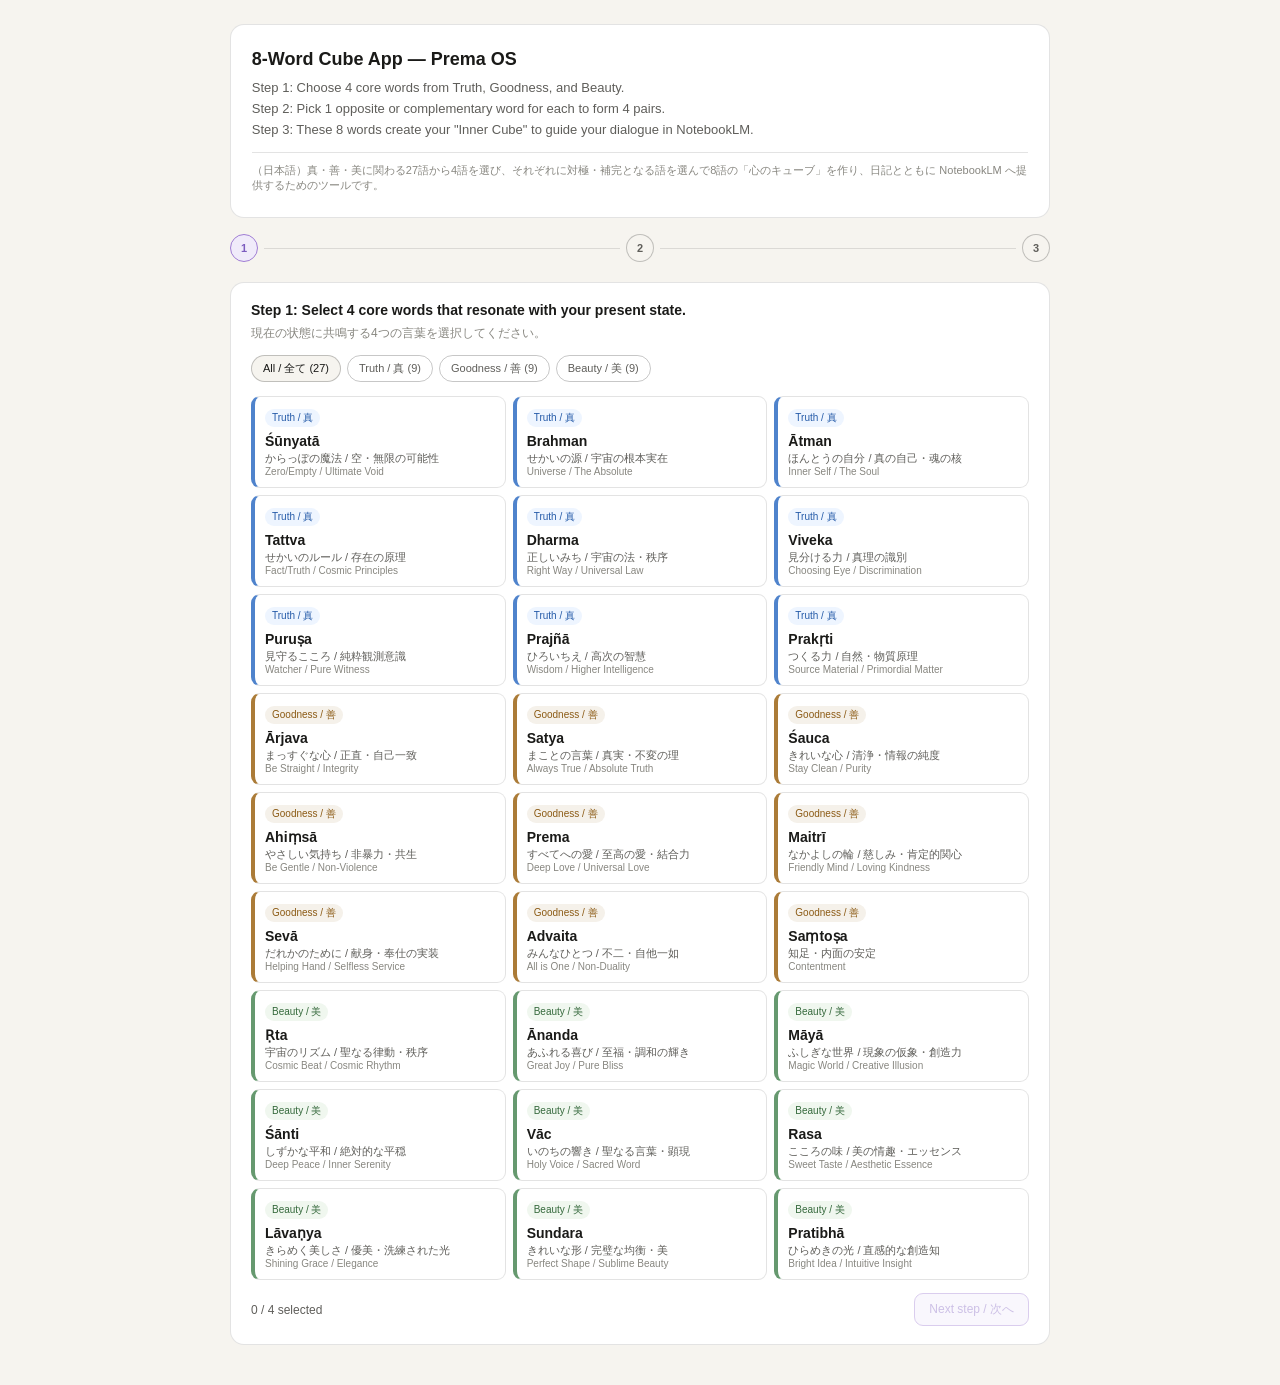
<file: docs/index.html>
<!DOCTYPE html>
<html lang="ja">
<head>
<meta charset="UTF-8" />
<meta name="viewport" content="width=device-width, initial-scale=1.0" />
<title>8-Word Cube App — Prema OS</title>
<style>
:root {
  --bg:#ffffff; --bg2:#f6f4ef; --bg3:#ece9e1;
  --tx:#1a1a18; --tx2:#5f5e5a; --tx3:#888780;
  --bg-t:#eef5ff; --bd-t:#4f83cc; --tx-t:#245aa8;
  --bg-g:#f5f1ea; --bd-g:#ab7b37; --tx-g:#8b5a14;
  --bg-b:#f0f7ef; --bd-b:#66996f; --tx-b:#35693c;
  --prem:#7c5cbf; --prem-bg:#f0ebfa; --prem-bd:#a07dd4;
  --bd:rgba(0,0,0,0.11); --bd2:rgba(0,0,0,0.22); --bd3:rgba(0,0,0,0.34);
  --r:9px; --rl:14px;
}
@media (prefers-color-scheme: dark){
  :root{
    --bg:#1e1e1c; --bg2:#2b2b28; --bg3:#37342f;
    --tx:#f1efe8; --tx2:#bbb7af; --tx3:#8d8a82;
    --bg-t:#13263d; --bd-t:#5f96de; --tx-t:#a7c7f6;
    --bg-g:#3a2d1d; --bd-g:#c18b43; --tx-g:#f2c078;
    --bg-b:#1d2f20; --bd-b:#70ac7a; --tx-b:#b0d6b6;
    --prem:#c0ace8; --prem-bg:#32254b; --prem-bd:#8c70c9;
    --bd:rgba(255,255,255,0.12); --bd2:rgba(255,255,255,0.22); --bd3:rgba(255,255,255,0.34);
  }
}
*{box-sizing:border-box;margin:0;padding:0}
body{font-family:-apple-system,BlinkMacSystemFont,'Segoe UI','Hiragino Sans',sans-serif;background:var(--bg2);color:var(--tx);min-height:100vh;padding:1.5rem}
.wrap{max-width:820px;margin:0 auto}
.hdr,.card{background:var(--bg);border-radius:var(--rl);border:1px solid var(--bd)}
.hdr{padding:1.5rem 1.3rem;margin-bottom:1rem}
.hdr h1{font-size:18px;font-weight:700;margin-bottom:8px}
.hdr p{font-size:13px;color:var(--tx2);line-height:1.6}
.hdr .subtext{font-size:11px;color:var(--tx3);margin-top:12px;padding-top:10px;border-top:1px solid var(--bd)}
.steps{display:flex;align-items:center;gap:6px;margin-bottom:1.2rem}
.sbt{width:28px;height:28px;border-radius:50%;display:flex;align-items:center;justify-content:center;font-size:11px;font-weight:700;background:var(--bg2);color:var(--tx2);border:1px solid var(--bd2);transition:.18s}
.sbt.on{background:var(--prem-bg);color:var(--prem);border-color:var(--prem-bd)}
.sline{flex:1;height:1px;background:var(--bd)}
.card{padding:1.1rem 1.25rem;margin-bottom:1rem}
.pair{font-size:14px;line-height:1.55;margin-bottom:.8rem;color:var(--tx)}
.sub{display:block;font-size:12px;color:var(--tx3);margin-top:2px}
.filters{display:flex;flex-wrap:wrap;gap:6px;margin-bottom:.85rem}
.fb,.btn{font-family:inherit;cursor:pointer}
.fb{padding:5px 11px;font-size:11px;border-radius:18px;border:1px solid var(--bd2);background:transparent;color:var(--tx2)}
.fb.on{background:var(--bg2);color:var(--tx)}
.grid{display:grid;grid-template-columns:repeat(auto-fill,minmax(190px,1fr));gap:7px;}
.wc{padding:10px;border-radius:var(--r);border:1px solid var(--bd);background:var(--bg);cursor:pointer;transition:.12s}
.wc:hover{border-color:var(--bd2)}
.wc.truth{border-left:4px solid var(--bd-t)}
.wc.good{border-left:4px solid var(--bd-g)}
.wc.beauty{border-left:4px solid var(--bd-b)}
.wc.sel.truth{background:var(--bg-t);border-color:var(--bd-t)}
.wc.sel.good{background:var(--bg-g);border-color:var(--bd-g)}
.wc.sel.beauty{background:var(--bg-b);border-color:var(--bd-b)}
.wc.dis{opacity:.33;pointer-events:none}
.tag{display:inline-block;font-size:10px;padding:2px 7px;border-radius:999px;margin-bottom:6px}
.tag.truth{background:var(--bg-t);color:var(--tx-t)}
.tag.good{background:var(--bg-g);color:var(--tx-g)}
.tag.beauty{background:var(--bg-b);color:var(--tx-b)}
.term-sa{font-size:14px;font-weight:700;color:var(--tx)}
.term-ja{font-size:11px;color:var(--tx2);margin-top:2px}
.term-en{font-size:10px;color:var(--tx3)}
.row{display:flex;justify-content:space-between;align-items:center;gap:10px;margin-top:.85rem}
.btn{font-size:12px;padding:7px 14px;border-radius:var(--r);border:1px solid var(--bd2);background:transparent;color:var(--tx)}
.btn:hover{background:var(--bg2)}
.btn:disabled{opacity:.38;pointer-events:none}
.btn-prim{background:var(--prem-bg);border-color:var(--prem-bd);color:var(--prem)}
.btn-prim:hover{opacity:.9;background:var(--prem-bg)}
.axis-wrap{display:grid;gap:12px}
.axis-box{padding:1rem;border-radius:var(--rl);border:1px solid var(--bd);background:var(--bg2)}
.axis-head{display:flex;align-items:center;gap:10px;margin-bottom:.8rem;flex-wrap:wrap}
.axis-arrow{font-size:18px;color:var(--tx3)}
.candidate-list{display:flex;flex-wrap:wrap;gap:8px}
.pc{padding:10px 11px;border-radius:var(--r);border:1.5px solid var(--bd2);cursor:pointer;min-width:180px;background:var(--bg)}
.pc:hover{border-color:var(--bd3)}
.pc.chosen{border-width:2.5px;border-color:var(--prem-bd);background:var(--prem-bg)}
.pc.dim{opacity:.45}
.summary{display:grid;grid-template-columns:1fr 1fr;gap:8px;margin-top:1rem}
.axcard{padding:10px;border-radius:var(--r);background:var(--bg2);border:1px solid var(--bd)}
.copy-block{background:var(--bg3);border-radius:var(--r);border:1px solid var(--bd2);padding:.95rem 1rem;margin-top:1rem}
.copy-label{font-size:11px;color:var(--tx3);display:flex;justify-content:space-between;gap:8px;flex-wrap:wrap;margin-bottom:.55rem}
.copy-text{font-size:12px;color:var(--tx2);line-height:1.72;white-space:pre-wrap;word-break:break-word}
.copy-btn{padding:7px 16px;border-radius:var(--r);border:1px solid var(--prem-bd);background:var(--prem-bg);color:var(--prem);font-size:12px;cursor:pointer}
.copy-btn:hover{opacity:.9}
@media (max-width:600px){
  body{padding:1rem}
  .grid{grid-template-columns:1fr}
  .summary{grid-template-columns:1fr}
  .pc{min-width:100%}
}
</style>
</head>
<body>
<div class="wrap">
  <header class="hdr">
    <h1>8-Word Cube App — Prema OS</h1>
    <p>
      Step 1: Choose 4 core words from Truth, Goodness, and Beauty.<br>
      Step 2: Pick 1 opposite or complementary word for each to form 4 pairs.<br>
      Step 3: These 8 words create your "Inner Cube" to guide your dialogue in NotebookLM.
    </p>
    <div class="subtext">
      （日本語）真・善・美に関わる27語から4語を選び、それぞれに対極・補完となる語を選んで8語の「心のキューブ」を作り、日記とともに NotebookLM へ提供するためのツールです。
    </div>
  </header>
  
  <div class="steps">
    <div class="sbt on" id="sb1">1</div><div class="sline"></div>
    <div class="sbt" id="sb2">2</div><div class="sline"></div>
    <div class="sbt" id="sb3">3</div>
  </div>
  
  <div id="s1" class="card">
    <p class="pair"><strong>Step 1: Select 4 core words that resonate with your present state.</strong><span class="sub">現在の状態に共鳴する4つの言葉を選択してください。</span></p>
    <div class="filters">
      <button class="fb on" id="fa">All / 全て (27)</button>
      <button class="fb" id="ft">Truth / 真 (9)</button>
      <button class="fb" id="fg">Goodness / 善 (9)</button>
      <button class="fb" id="fbt">Beauty / 美 (9)</button>
    </div>
    <div class="grid" id="wg"></div>
    <div class="row">
      <span id="cnt" style="font-size:12px;color:var(--tx2)">0 / 4 selected</span>
      <button class="btn btn-prim" id="n1" disabled>Next step / 次へ</button>
    </div>
  </div>
  
  <div id="s2" style="display:none"></div>
  <div id="s3" style="display:none"></div>
</div>

<script>
const TERMS = [
  // Truth / 真
  {id:'sunyata', cube:'truth', sa:'Śūnyatā', ja:'からっぽの魔法 / 空・無限の可能性', en:'Zero/Empty / Ultimate Void', opp:[
    {sa:'Saṃkoca', ja:'ちぢこまってる / 萎縮・可能性の閉鎖', en:'all closed up / contraction of potential'},
    {sa:'Jaḍatā', ja:'かたまってる / 硬直・空の喪失', en:'stuck and rigid / loss of infinite void'},
    {sa:'Bandha', ja:'しばられてる / 束縛・無限の制限', en:'tied down / limitation of ultimate void'}]},
  {id:'brahman', cube:'truth', sa:'Brahman', ja:'せかいの源 / 宇宙の根本実在', en:'Universe / The Absolute', opp:[
    {sa:'Avidyā', ja:'なにもわからない / 無明・根源的無知', en:'totally in the dark / fundamental ignorance'},
    {sa:'Chāyā', ja:'かげのなか / 影・実在の欠如', en:'living in the shadow / absence of true being'},
    {sa:'Jīva', ja:'ひとりぼっち / 個我・分離の感覚', en:'all alone / sense of separation'}]},
  {id:'atman', cube:'truth', sa:'Ātman', ja:'ほんとうの自分 / 真の自己・魂の核', en:'Inner Self / The Soul', opp:[
    {sa:'Ahaṃkāra', ja:'つくったじぶん / 偽我・自我の仮面', en:'fake version of me / false identification of self'},
    {sa:'Anātman', ja:'じぶんがわからない / 無我・自己の喪失', en:'I don\'t know who I am / dissolution of true self'},
    {sa:'Saṃsāra', ja:'ぐるぐるまよってる / 輪廻・真我の忘却', en:'going round and round / forgetting of true nature'}]},
  {id:'tattva', cube:'truth', sa:'Tattva', ja:'せかいのルール / 存在の原理', en:'Fact/Truth / Cosmic Principles', opp:[
    {sa:'Viparyaya', ja:'かんちがい / 誤った知識・誤認', en:'got it all wrong / erroneous knowledge'},
    {sa:'Ajñāna', ja:'わかんない / 無知・真理の不在', en:'I just don\'t know / absence of true knowledge'},
    {sa:'Vikṣepa', ja:'ぐちゃぐちゃ / 根拠の崩壊', en:'all over the place / collapse of ground'}]},
  {id:'dharma', cube:'truth', sa:'Dharma', ja:'正しいみち / 宇宙の法・秩序', en:'Right Way / Universal Law', opp:[
    {sa:'Adharma', ja:'やってはいけない / 反秩序・背反', en:'what\'s not right / violation of law'},
    {sa:'Moha', ja:'ぼーっとしてる / 迷妄・判断の曇り', en:'totally confused / clouded judgment'},
    {sa:'Vikṛti', ja:'ゆがんでいる / 本質からの歪曲', en:'all twisted up / distortion of truth'}]},
  {id:'viveka', cube:'truth', sa:'Viveka', ja:'見分ける力 / 真理の識別', en:'Choosing Eye / Discrimination', opp:[
    {sa:'Avidyā', ja:'ごっちゃになってる / 無明・識別の不在', en:'can\'t tell what\'s what / absence of discernment'},
    {sa:'Moha', ja:'どうでもいい / 迷妄・判断の放棄', en:'whatever / abandonment of judgment'},
    {sa:'Bhrānti', ja:'まちがえてた / 錯覚・誤った識別', en:'I was so wrong / erroneous discrimination'}]},
  {id:'purusa', cube:'truth', sa:'Puruṣa', ja:'見守るこころ / 純粋観測意識', en:'Watcher / Pure Witness', opp:[
    {sa:'Ahaṃkāra', ja:'じぶんがぜんぶ / 自我・観測の喪失', en:'it\'s all me / ego-identification'},
    {sa:'Moha', ja:'ぼーっとしてる / 迷妄・観測の曇り', en:'totally confused / clouding of the witness'},
    {sa:'Avidyā', ja:'わかってない / 無明・意識の盲目', en:'totally blind / blindness of pure awareness'}]},
  {id:'prajna', cube:'truth', sa:'Prajñā', ja:'ひろいちえ / 高次の智慧', en:'Wisdom / Higher Intelligence', opp:[
    {sa:'Viparyaya', ja:'かんちがい / 誤った知識・誤認', en:'got it all wrong / erroneous knowledge'},
    {sa:'Moha', ja:'ぼーっとしてる / 迷妄・判断の曇り', en:'totally confused / delusion and confusion'},
    {sa:'Buddhi-nāśa', ja:'かんがえられない / 知性の崩壊', en:'can\'t think straight / destruction of intellect'}]},
  {id:'prakrti', cube:'truth', sa:'Prakṛti', ja:'つくる力 / 自然・物質原理', en:'Source Material / Primordial Matter', opp:[
    {sa:'Vikṛti', ja:'ゆがんでしまった / 歪曲・自然からの逸脱', en:'all out of shape / deviation from natural order'},
    {sa:'Aśuddha', ja:'よごれた自然 / 不浄・本質の汚染', en:'nature all polluted / contamination of essence'},
    {sa:'Jaḍatā', ja:'いきていない / 不毛・生命力の停止', en:'dead and lifeless / cessation of life force'}]},

  // Goodness / 善
  {id:'arjava', cube:'good', sa:'Ārjava', ja:'まっすぐな心 / 正直・自己一致', en:'Be Straight / Integrity', opp:[
    {sa:'Māyā-cara', ja:'うそつき / 欺瞞・誠実の仮面', en:'such a liar / mask of deception'},
    {sa:'Kapaṭa', ja:'うらおもてがある / 偽善・内外の不一致', en:'two-faced / hypocrisy and duplicity'},
    {sa:'Dambha', ja:'みえはってる / 虚栄・素直さの喪失', en:'just showing off / vanity and pretension'}]},
  {id:'satya', cube:'good', sa:'Satya', ja:'まことの言葉 / 真実・不変の理', en:'Always True / Absolute Truth', opp:[
    {sa:'Mithyā', ja:'うそついた / 虚偽・真実の歪曲', en:'telling lies / distortion of truth'},
    {sa:'Chala', ja:'ごまかしてる / 欺瞞・意図的偽装', en:'making excuses / deliberate deception'},
    {sa:'Āvaraṇa', ja:'かくしてる / 隠蔽・真実の遮蔽', en:'hiding something / concealment of truth'}]},
  {id:'sauca', cube:'good', sa:'Śauca', ja:'きれいな心 / 清浄・情報の純度', en:'Stay Clean / Purity', opp:[
    {sa:'Aśuddha', ja:'よごれてる / 不浄・純粋性の汚染', en:'all dirty inside / contamination of purity'},
    {sa:'Mālinīatā', ja:'どろどろしてる / 汚濁・内的清浄の喪失', en:'feeling so murky / loss of inner clarity'},
    {sa:'Kaluṣatā', ja:'にごってる / 混濁・本質の曇り', en:'everything feels cloudy / clouding of true nature'}]},
  {id:'ahimsa', cube:'good', sa:'Ahiṃsā', ja:'やさしい気持ち / 非暴力・共生', en:'Be Gentle / Non-Violence', opp:[
    {sa:'Hiṃsā', ja:'きずつける / 暴力・生命の侵害', en:'hurting others / violation of life'},
    {sa:'Krodha', ja:'かっとなる / 憤怒・破壊の衝動', en:'losing my temper / destructive rage'},
    {sa:'Dveṣa', ja:'だいきらい / 嫌悪・排除の意志', en:'I hate you / will to exclude and harm'}]},
  {id:'prema', cube:'good', sa:'Prema', ja:'すべてへの愛 / 至高の愛・結合力', en:'Deep Love / Universal Love', opp:[
    {sa:'Viṣamatā', ja:'ずるい！ / 不平等・不均衡', en:'that\'s not fair / inequality and imbalance'},
    {sa:'Darpa', ja:'じまんする / 慢心・自己誇示', en:'showing off / pride and self-glorification'},
    {sa:'Śūnyatā', ja:'からっぽ / 虚無・愛の喪失', en:'feeling empty / absence of love'}]},
  {id:'maitri', cube:'good', sa:'Maitrī', ja:'なかよしの輪 / 慈しみ・肯定的関心', en:'Friendly Mind / Loving Kindness', opp:[
    {sa:'Dveṣa', ja:'きらい！ / 嫌悪・排除の衝動', en:'I hate it / aversion and rejection'},
    {sa:'Mātsarya', ja:'あのこだけずるい / 嫉妬・他者否定', en:'it\'s not fair / envy and ill will'},
    {sa:'Vairāgya', ja:'かんけいない / 無関心・切断', en:'doesn\'t concern me / detachment from others'}]},
  {id:'seva', cube:'good', sa:'Sevā', ja:'だれかのために / 献身・奉仕の実装', en:'Helping Hand / Selfless Service', opp:[
    {sa:'Svārtha', ja:'じぶんだけよければ / 自己中心・奉仕の拒絶', en:'only care about myself / self-centeredness'},
    {sa:'Ālasya', ja:'めんどくさい / 怠惰・行動の放棄', en:'can\'t be bothered / abandonment of action'},
    {sa:'Mātsarya', ja:'なんでわたしが / 嫉妬・奉仕の歪曲', en:'why should I / envy and resentment'}]},
  {id:'advaita', cube:'good', sa:'Advaita', ja:'みんなひとつ / 不二・自他一如', en:'All is One / Non-Duality', opp:[
    {sa:'Dvaita', ja:'べつべつだよ / 二元・自他の分裂', en:'totally separate / illusion of duality'},
    {sa:'Bheda', ja:'バラバラ / 差異・一如の破壊', en:'all broken apart / destruction of oneness'},
    {sa:'Viviktatā', ja:'ひとりぼっち / 孤立・繋がり喪失', en:'all alone / isolation from the whole'}]},
  {id:'samtosa', cube:'good', sa:'Saṃtoṣa', ja:'知足・内面の安定', en:'Contentment', opp:[
    {sa:'Tṛṣṇā', ja:'もっともっと！ / 渇愛・欲望の連鎖', en:'I want more and more / insatiable craving'},
    {sa:'Āropaṇa', ja:'おしつけ / 強制・価値観の投影', en:'stop forcing it on me / imposition of will'},
    {sa:'Lobha', ja:'よくばり / 貪欲・満足の喪失', en:'being so greedy / greed and dissatisfaction'}]},

  // Beauty / 美
  {id:'rta', cube:'beauty', sa:'Ṛta', ja:'宇宙のリズム / 聖なる律動・秩序', en:'Cosmic Beat / Cosmic Rhythm', opp:[
    {sa:'Anṛta', ja:'めちゃくちゃ / 非秩序・虚偽', en:'all messed up / falsehood'},
    {sa:'Vikṣepa', ja:'ぐるぐるする / 中心の喪失', en:'going in circles / loss of center'},
    {sa:'Asat', ja:'ぜんぶゆらゆら / 存在の崩壊', en:'nothing feels real / collapse of being'}]},
  {id:'ananda', cube:'beauty', sa:'Ānanda', ja:'あふれる喜び / 至福・調和の輝き', en:'Great Joy / Pure Bliss', opp:[
    {sa:'Duḥkha', ja:'かなしい / 苦・存在の苦悩', en:'feeling sad / suffering of existence'},
    {sa:'Viṣāda', ja:'やるきゼロ / 意気消沈・歓びの喪失', en:'can\'t do anything / loss of inner joy'},
    {sa:'Tamas', ja:'どんよりする / 暗黒・生命力の停滞', en:'feeling so heavy / stagnation of being'}]},
  {id:'maya', cube:'beauty', sa:'Māyā', ja:'ふしぎな世界 / 現象の仮象・創造力', en:'Magic World / Creative Illusion', opp:[
    {sa:'Tattva', ja:'ほんとのこと / 真実・本質の実在', en:'what\'s really real / essence of truth'},
    {sa:'Viveka', ja:'みきわめる / 識別・真実の洞察', en:'seeing clearly / discernment of reality'},
    {sa:'Bodha', ja:'めがさめた / 覚醒・幻象からの解放', en:'finally awake / awakening from illusion'}]},
  {id:'santi', cube:'beauty', sa:'Śānti', ja:'しずかな平和 / 絶対的な平穏', en:'Deep Peace / Inner Serenity', opp:[
    {sa:'Kalaha', ja:'けんかばかり / 争い・平和の破壊', en:'always fighting / destruction of peace'},
    {sa:'Krodha', ja:'かっとなってる / 憤怒・静寂の崩壊', en:'so angry right now / collapse of inner stillness'},
    {sa:'Udvega', ja:'そわそわする / 不安・心の動揺', en:'feeling so restless / agitation of the mind'}]},
  {id:'vac', cube:'beauty', sa:'Vāc', ja:'いのちの響き / 聖なる言葉・顕現', en:'Holy Voice / Sacred Word', opp:[
    {sa:'Maunam', ja:'だまってる / 沈黙・言葉の不在', en:'staying silent / absence of expression'},
    {sa:'Mithyā-vāk', ja:'うそのことば / 虚言・言葉の汚染', en:'empty words / corruption of language'},
    {sa:'Vāk-doṣa', ja:'ことばのきず / 言語の歪曲・毒', en:'hurtful words / poisoning of speech'}]},
  {id:'rasa', cube:'beauty', sa:'Rasa', ja:'こころの味 / 美の情趣・エッセンス', en:'Sweet Taste / Aesthetic Essence', opp:[
    {sa:'Anādara', ja:'つまらない / 無感動・美の軽視', en:'so boring / insensitivity to beauty'},
    {sa:'Virasatā', ja:'あじがしない / 無味・審美性の喪失', en:'tasteless / absence of aesthetic essence'},
    {sa:'Kaṭutā', ja:'いやなかんじ / 不快・美的調和の破壊', en:'feels so wrong / disharmony of the senses'}]},
  {id:'lavanya', cube:'beauty', sa:'Lāvaṇya', ja:'きらめく美しさ / 優美・洗練された光', en:'Shining Grace / Elegance', opp:[
    {sa:'Asundara', ja:'みにくい / 醜悪・美の崩壊', en:'so ugly / collapse of beauty'},
    {sa:'Kaṭhinatā', ja:'かたくてつめたい / 硬直・優雅さの喪失', en:'cold and rigid / loss of grace'},
    {sa:'Mālinīatā', ja:'よごれてる / 汚濁・輝きの喪失', en:'all dirty / loss of luminosity'}]},
  {id:'sundara', cube:'beauty', sa:'Sundara', ja:'きれいな形 / 完璧な均衡・美', en:'Perfect Shape / Sublime Beauty', opp:[
    {sa:'Asundara', ja:'みにくい / 醜悪・美の否定', en:'so ugly / negation of beauty'},
    {sa:'Kaṭhinatā', ja:'かたくてこわい / 硬直・美の喪失', en:'cold and hard / loss of aesthetic grace'},
    {sa:'Mālinīatā', ja:'よごれてる / 汚濁・美の腐敗', en:'all stained / corruption of beauty'}]},
  {id:'pratibha', cube:'beauty', sa:'Pratibhā', ja:'ひらめきの光 / 直感的な創造知', en:'Bright Idea / Intuitive Insight', opp:[
    {sa:'Jaḍatā', ja:'ぴんとこない / 無感覚・直観の硬直', en:'nothing clicks / numbness of intuition'},
    {sa:'Saṃśaya', ja:'どうしようかな / 疑念・創造の停滞', en:'can\'t make up my mind / doubt and hesitation'},
    {sa:'Anādara', ja:'きょうみない / 無関心・軽視', en:'not interested / indifference and neglect'}]}
];

const cubeMeta = {
  all: {label:'All / 全て'},
  truth: {label:'Truth / 真', cls:'truth'},
  good: {label:'Goodness / 善', cls:'good'},
  beauty: {label:'Beauty / 美', cls:'beauty'}
};

let filt='all', selected=[], chosen={};

function activateStep(id){ document.getElementById(id).classList.add('on'); }

function cardHTML(t){
  const isSel = selected.includes(t.id);
  const isDis = !isSel && selected.length>=4;
  return `<div class="wc ${t.cube} ${isSel?'sel':''} ${isDis?'dis':''}" data-id="${t.id}">
    <div class="tag ${t.cube}">${cubeMeta[t.cube].label}</div>
    <div class="term-sa">${t.sa}</div>
    <div class="term-ja">${t.ja}</div>
    <div class="term-en">${t.en}</div>
  </div>`;
}

function renderGrid(){
  const items = filt==='all' ? TERMS : TERMS.filter(t=>t.cube===filt);
  document.getElementById('wg').innerHTML = items.map(cardHTML).join('');
  document.getElementById('cnt').textContent = `${selected.length} / 4 selected`;
  document.getElementById('n1').disabled = selected.length!==4;
}

function setFilter(f){
  filt=f;
  document.querySelectorAll('.fb').forEach(b=>b.classList.remove('on'));
  document.getElementById({all:'fa',truth:'ft',good:'fg',beauty:'fbt'}[f]).classList.add('on');
  renderGrid();
}

document.getElementById('fa').onclick=()=>setFilter('all');
document.getElementById('ft').onclick=()=>setFilter('truth');
document.getElementById('fg').onclick=()=>setFilter('good');
document.getElementById('fbt').onclick=()=>setFilter('beauty');

document.getElementById('wg').addEventListener('click',(e)=>{
  const el=e.target.closest('.wc'); if(!el) return;
  const id=el.dataset.id;
  if(selected.includes(id)) selected=selected.filter(v=>v!==id);
  else if(selected.length<4) selected.push(id);
  renderGrid();
});

function getTerm(id){ return TERMS.find(t=>t.id===id); }

function buildStep2(){
  activateStep('sb2');
  const html = `<div class="card">
    <p class="pair"><strong>Step 2: Choose one opposite/complementary term for each selected word.</strong><span class="sub">選択した各言葉に対して、対極の言葉を1つ選んでください。</span></p>
    <div class="axis-wrap">
      ${selected.map(id=>{
        const t=getTerm(id);
        return `<div class="axis-box">
          <div class="axis-head">
            <div class="wc ${t.cube} sel" style="cursor:default;min-width:230px">
              <div class="tag ${t.cube}">${cubeMeta[t.cube].label}</div>
              <div class="term-sa">${t.sa}</div>
              <div class="term-ja">${t.ja}</div>
              <div class="term-en">${t.en}</div>
            </div>
            <div class="axis-arrow">↔</div>
          </div>
          <div class="candidate-list">
            ${t.opp.map((o,idx)=>`<div class="pc" data-src="${id}" data-idx="${idx}">
              <div class="term-sa">${o.sa}</div>
              <div class="term-ja">${o.ja}</div>
              <div class="term-en">${o.en}</div>
            </div>`).join('')}
          </div>
        </div>`;
      }).join('')}
    </div>
    <div class="row">
      <button class="btn" id="bk1">Back / 戻る</button>
      <button class="btn btn-prim" id="n2" disabled>Confirm axes / 軸を確定</button>
    </div>
  </div>`;
  const s2 = document.getElementById('s2');
  s2.innerHTML = html;
  s2.style.display='block';
  document.getElementById('s1').style.display='none';
  document.getElementById('bk1').onclick=()=>{
    s2.style.display='none';
    document.getElementById('s1').style.display='block';
    document.getElementById('sb2').classList.remove('on');
  };
}

document.getElementById('n1').onclick = buildStep2;

document.getElementById('s2').addEventListener('click',(e)=>{
  const el=e.target.closest('[data-src]'); if(!el) return;
  const src=el.dataset.src, idx=Number(el.dataset.idx);
  chosen[src]=idx;
  document.querySelectorAll(`[data-src="${src}"]`).forEach(node=>{
    const match = Number(node.dataset.idx)===idx;
    node.classList.toggle('chosen', match);
    node.classList.toggle('dim', !match);
  });
  const ready = selected.every(id => chosen[id] !== undefined);
  const n2 = document.getElementById('n2'); if(n2) n2.disabled = !ready;
  if(ready) n2.onclick = buildStep3;
});

function buildSummaryText(pairs){
  const dateStr = new Date().toLocaleDateString('en-US', {year:'numeric', month:'long', day:'numeric'});
  return `【COACH Cube Reading Request】
Generated: ${dateStr}
Center: Prema⁰

Selected 4 axes:

${pairs.map((p, i)=>`Axis ${i+1}: ${p.a.sa} / ${p.a.ja} / ${p.a.en}
↔ ${p.b.sa} / ${p.b.ja} / ${p.b.en}`).join('\n\n')}

Please read this 4-axis pattern as my present ethical-semantic rhythm. 
Interpret the whole pattern, the tension of each pair, and guide me through the voices of Ganesha and Hanuman.`;
}

function doCopy(){
  const btn=document.getElementById('copyBtn');
  const text=btn.dataset.text;
  navigator.clipboard.writeText(text).then(()=>{
    btn.textContent='Copied! / コピー完了';
    setTimeout(()=>btn.textContent='Copy / コピー', 1800);
  });
}

function restart(){
  filt='all'; selected=[]; chosen={};
  document.getElementById('s3').style.display='none';
  document.getElementById('s2').style.display='none';
  document.getElementById('s1').style.display='block';
  document.querySelectorAll('.fb').forEach(b=>b.classList.remove('on'));
  document.getElementById('fa').classList.add('on');
  document.getElementById('sb2').classList.remove('on');
  document.getElementById('sb3').classList.remove('on');
  renderGrid();
}

function buildStep3(){
  activateStep('sb3');
  const pairs = selected.map(id=>{
    const a=getTerm(id), b=a.opp[chosen[id]];
    return {a,b};
  });
  const summaryText = buildSummaryText(pairs);
  const s3 = document.getElementById('s3');
  s3.style.display='block';
  document.getElementById('s2').style.display='none';
  s3.innerHTML = `<div class="card">
    <p class="pair"><strong>Step 3: Your 4-axis COACH Cube is ready.</strong><span class="sub">あなたの4軸COACH Cubeが完成しました。</span></p>
    <div class="summary">
      ${pairs.map((p,i)=>`<div class="axcard">
        <div style="font-size:10px;color:var(--tx3);margin-bottom:5px">Axis ${i+1}</div>
        <div class="term-sa">${p.a.sa} ↔ ${p.b.sa}</div>
        <div class="term-ja">${p.a.ja} ↔ ${p.b.ja}</div>
        <div class="term-en">${p.a.en} ↔ ${p.b.en}</div>
      </div>`).join('')}
    </div>
    <div class="copy-block">
      <div class="copy-label">
        <span>NotebookLM Reading Prompt</span>
        <span>Copy & paste to the Consultation Room</span>
      </div>
      <div class="copy-text" id="copyText"></div>
      <div class="row" style="justify-content:flex-end;margin-top:.7rem">
        <button class="copy-btn" id="copyBtn">Copy prompt / プロンプトをコピー</button>
      </div>
    </div>
    <div style="font-size:11px; color:var(--tx3); margin-top:1rem;">UI: English + Japanese. Terms: Sanskrit + Japanese + English.</div>
    <div class="row" style="justify-content:flex-start">
      <button class="btn" id="rst">Restart / 最初からやり直す</button>
    </div>
  </div>`;
  document.getElementById('copyText').textContent = summaryText;
  const btn = document.getElementById('copyBtn');
  btn.dataset.text = summaryText;
  btn.onclick = doCopy;
  document.getElementById('rst').onclick = restart;
}

renderGrid();
</script>
</body>
</html>
</file>
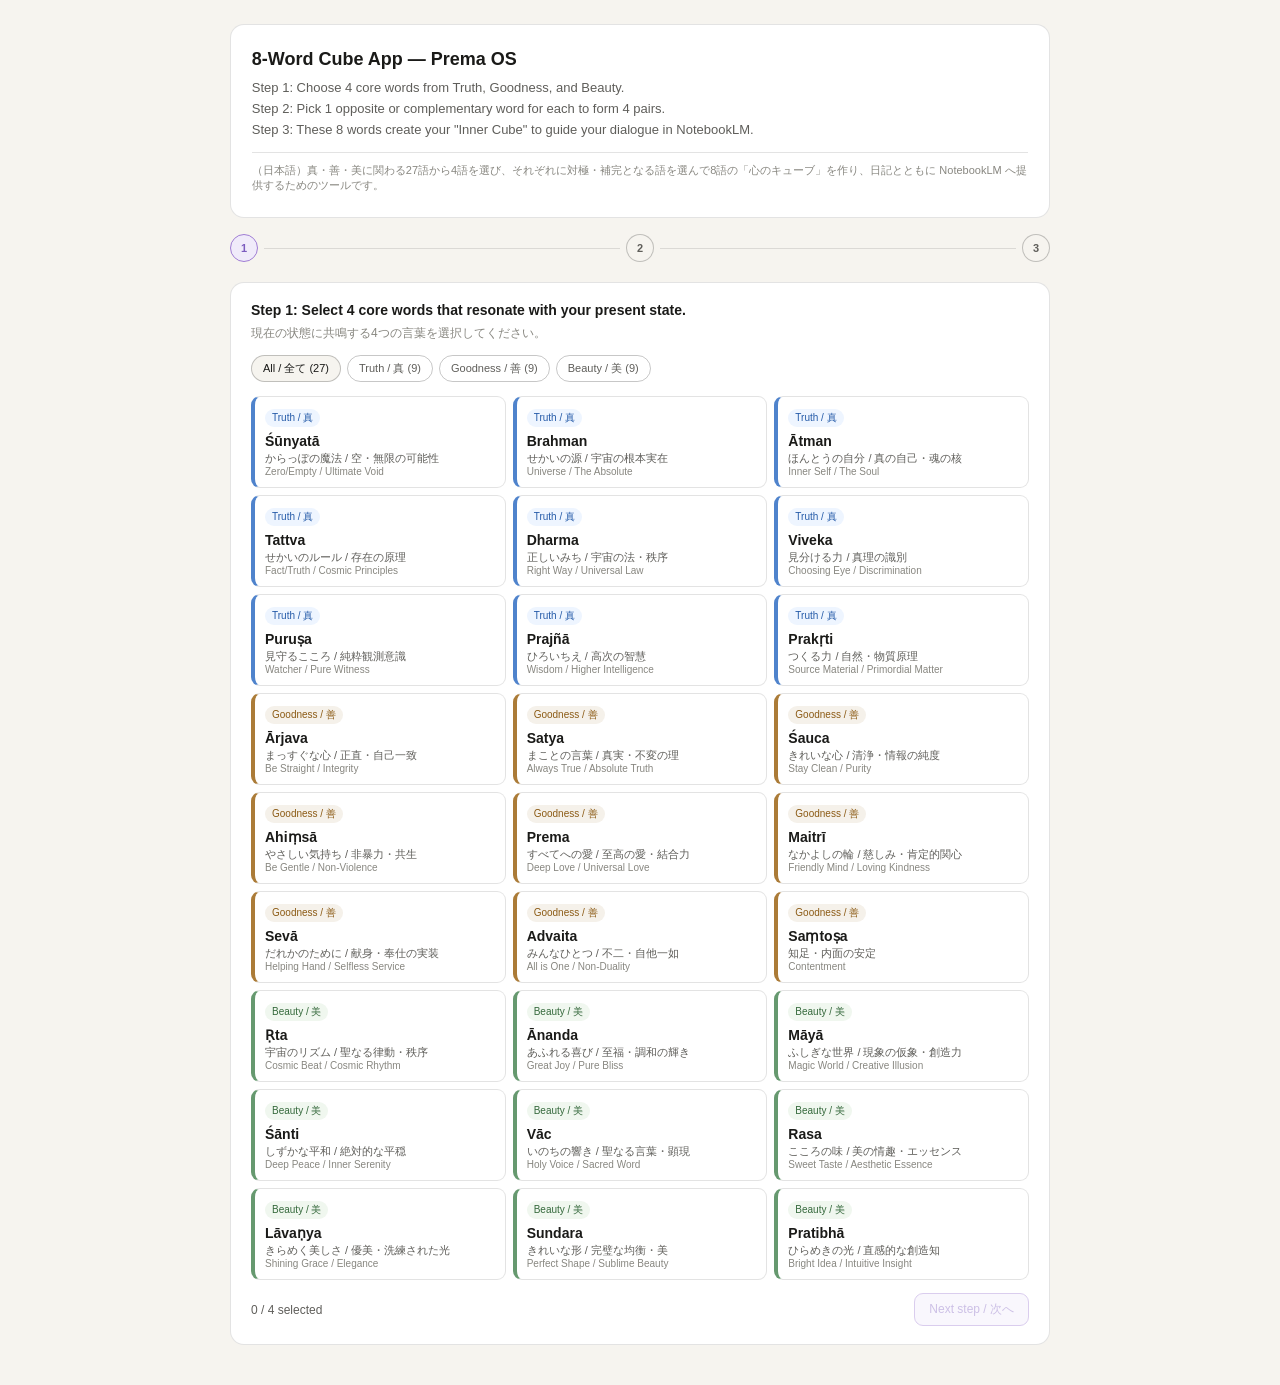
<file: Cube.html>
<!DOCTYPE html>
<html lang="ja">
<head>
<meta charset="UTF-8" />
<meta name="viewport" content="width=device-width, initial-scale=1.0" />
<title>8-Word Cube App — Prema OS</title>
<style>
:root {
  --bg:#ffffff; --bg2:#f6f4ef; --bg3:#ece9e1;
  --tx:#1a1a18; --tx2:#5f5e5a; --tx3:#888780;
  --bg-t:#eef5ff; --bd-t:#4f83cc; --tx-t:#245aa8;
  --bg-g:#f5f1ea; --bd-g:#ab7b37; --tx-g:#8b5a14;
  --bg-b:#f0f7ef; --bd-b:#66996f; --tx-b:#35693c;
  --prem:#7c5cbf; --prem-bg:#f0ebfa; --prem-bd:#a07dd4;
  --bd:rgba(0,0,0,0.11); --bd2:rgba(0,0,0,0.22); --bd3:rgba(0,0,0,0.34);
  --r:9px; --rl:14px;
}
@media (prefers-color-scheme: dark){
  :root{
    --bg:#1e1e1c; --bg2:#2b2b28; --bg3:#37342f;
    --tx:#f1efe8; --tx2:#bbb7af; --tx3:#8d8a82;
    --bg-t:#13263d; --bd-t:#5f96de; --tx-t:#a7c7f6;
    --bg-g:#3a2d1d; --bd-g:#c18b43; --tx-g:#f2c078;
    --bg-b:#1d2f20; --bd-b:#70ac7a; --tx-b:#b0d6b6;
    --prem:#c0ace8; --prem-bg:#32254b; --prem-bd:#8c70c9;
    --bd:rgba(255,255,255,0.12); --bd2:rgba(255,255,255,0.22); --bd3:rgba(255,255,255,0.34);
  }
}
*{box-sizing:border-box;margin:0;padding:0}
body{font-family:-apple-system,BlinkMacSystemFont,'Segoe UI','Hiragino Sans',sans-serif;background:var(--bg2);color:var(--tx);min-height:100vh;padding:1.5rem}
.wrap{max-width:820px;margin:0 auto}
.hdr,.card{background:var(--bg);border-radius:var(--rl);border:1px solid var(--bd)}
.hdr{padding:1.5rem 1.3rem;margin-bottom:1rem}
.hdr h1{font-size:18px;font-weight:700;margin-bottom:8px}
.hdr p{font-size:13px;color:var(--tx2);line-height:1.6}
.hdr .subtext{font-size:11px;color:var(--tx3);margin-top:12px;padding-top:10px;border-top:1px solid var(--bd)}
.steps{display:flex;align-items:center;gap:6px;margin-bottom:1.2rem}
.sbt{width:28px;height:28px;border-radius:50%;display:flex;align-items:center;justify-content:center;font-size:11px;font-weight:700;background:var(--bg2);color:var(--tx2);border:1px solid var(--bd2);transition:.18s}
.sbt.on{background:var(--prem-bg);color:var(--prem);border-color:var(--prem-bd)}
.sline{flex:1;height:1px;background:var(--bd)}
.card{padding:1.1rem 1.25rem;margin-bottom:1rem}
.pair{font-size:14px;line-height:1.55;margin-bottom:.8rem;color:var(--tx)}
.sub{display:block;font-size:12px;color:var(--tx3);margin-top:2px}
.filters{display:flex;flex-wrap:wrap;gap:6px;margin-bottom:.85rem}
.fb,.btn{font-family:inherit;cursor:pointer}
.fb{padding:5px 11px;font-size:11px;border-radius:18px;border:1px solid var(--bd2);background:transparent;color:var(--tx2)}
.fb.on{background:var(--bg2);color:var(--tx)}
.grid{display:grid;grid-template-columns:repeat(auto-fill,minmax(190px,1fr));gap:7px;}
.wc{padding:10px;border-radius:var(--r);border:1px solid var(--bd);background:var(--bg);cursor:pointer;transition:.12s}
.wc:hover{border-color:var(--bd2)}
.wc.truth{border-left:4px solid var(--bd-t)}
.wc.good{border-left:4px solid var(--bd-g)}
.wc.beauty{border-left:4px solid var(--bd-b)}
.wc.sel.truth{background:var(--bg-t);border-color:var(--bd-t)}
.wc.sel.good{background:var(--bg-g);border-color:var(--bd-g)}
.wc.sel.beauty{background:var(--bg-b);border-color:var(--bd-b)}
.wc.dis{opacity:.33;pointer-events:none}
.tag{display:inline-block;font-size:10px;padding:2px 7px;border-radius:999px;margin-bottom:6px}
.tag.truth{background:var(--bg-t);color:var(--tx-t)}
.tag.good{background:var(--bg-g);color:var(--tx-g)}
.tag.beauty{background:var(--bg-b);color:var(--tx-b)}
.term-sa{font-size:14px;font-weight:700;color:var(--tx)}
.term-ja{font-size:11px;color:var(--tx2);margin-top:2px}
.term-en{font-size:10px;color:var(--tx3)}
.row{display:flex;justify-content:space-between;align-items:center;gap:10px;margin-top:.85rem}
.btn{font-size:12px;padding:7px 14px;border-radius:var(--r);border:1px solid var(--bd2);background:transparent;color:var(--tx)}
.btn:hover{background:var(--bg2)}
.btn:disabled{opacity:.38;pointer-events:none}
.btn-prim{background:var(--prem-bg);border-color:var(--prem-bd);color:var(--prem)}
.btn-prim:hover{opacity:.9;background:var(--prem-bg)}
.axis-wrap{display:grid;gap:12px}
.axis-box{padding:1rem;border-radius:var(--rl);border:1px solid var(--bd);background:var(--bg2)}
.axis-head{display:flex;align-items:center;gap:10px;margin-bottom:.8rem;flex-wrap:wrap}
.axis-arrow{font-size:18px;color:var(--tx3)}
.candidate-list{display:flex;flex-wrap:wrap;gap:8px}
.pc{padding:10px 11px;border-radius:var(--r);border:1.5px solid var(--bd2);cursor:pointer;min-width:180px;background:var(--bg)}
.pc:hover{border-color:var(--bd3)}
.pc.chosen{border-width:2.5px;border-color:var(--prem-bd);background:var(--prem-bg)}
.pc.dim{opacity:.45}
.summary{display:grid;grid-template-columns:1fr 1fr;gap:8px;margin-top:1rem}
.axcard{padding:10px;border-radius:var(--r);background:var(--bg2);border:1px solid var(--bd)}
.copy-block{background:var(--bg3);border-radius:var(--r);border:1px solid var(--bd2);padding:.95rem 1rem;margin-top:1rem}
.copy-label{font-size:11px;color:var(--tx3);display:flex;justify-content:space-between;gap:8px;flex-wrap:wrap;margin-bottom:.55rem}
.copy-text{font-size:12px;color:var(--tx2);line-height:1.72;white-space:pre-wrap;word-break:break-word}
.copy-btn{padding:7px 16px;border-radius:var(--r);border:1px solid var(--prem-bd);background:var(--prem-bg);color:var(--prem);font-size:12px;cursor:pointer}
.copy-btn:hover{opacity:.9}
.link-btn{text-decoration:none;display:inline-flex;align-items:center;justify-content:center}
@media (max-width:600px){
  body{padding:1rem}
  .grid{grid-template-columns:1fr}
  .summary{grid-template-columns:1fr}
  .pc{min-width:100%}
}
</style>
</head>
<body>
<div class="wrap">
  <header class="hdr">
    <h1>8-Word Cube App — Prema OS</h1>
    <p>
      Step 1: Choose 4 core words from Truth, Goodness, and Beauty.<br>
      Step 2: Pick 1 opposite or complementary word for each to form 4 pairs.<br>
      Step 3: These 8 words create your "Inner Cube" to guide your dialogue in NotebookLM.
    </p>
    <div class="subtext">
      （日本語）真・善・美に関わる27語から4語を選び、それぞれに対極・補完となる語を選んで8語の「心のキューブ」を作り、日記とともに NotebookLM へ提供するためのツールです。
    </div>
  </header>
  
  <div class="steps">
    <div class="sbt on" id="sb1">1</div><div class="sline"></div>
    <div class="sbt" id="sb2">2</div><div class="sline"></div>
    <div class="sbt" id="sb3">3</div>
  </div>
  
  <div id="s1" class="card">
    <p class="pair"><strong>Step 1: Select 4 core words that resonate with your present state.</strong><span class="sub">現在の状態に共鳴する4つの言葉を選択してください。</span></p>
    <div class="filters">
      <button class="fb on" id="fa">All / 全て (27)</button>
      <button class="fb" id="ft">Truth / 真 (9)</button>
      <button class="fb" id="fg">Goodness / 善 (9)</button>
      <button class="fb" id="fbt">Beauty / 美 (9)</button>
    </div>
    <div class="grid" id="wg"></div>
    <div class="row">
      <span id="cnt" style="font-size:12px;color:var(--tx2)">0 / 4 selected</span>
      <button class="btn btn-prim" id="n1" disabled>Next step / 次へ</button>
    </div>
  </div>
  
  <div id="s2" style="display:none"></div>
  <div id="s3" style="display:none"></div>
</div>

<script>
const TERMS = [
  // Truth / 真
  {id:'sunyata', cube:'truth', sa:'Śūnyatā', ja:'からっぽの魔法 / 空・無限の可能性', en:'Zero/Empty / Ultimate Void', opp:[
    {sa:'Saṃkoca', ja:'ちぢこまってる / 萎縮・可能性の閉鎖', en:'all closed up / contraction of potential'},
    {sa:'Jaḍatā', ja:'かたまってる / 硬直・空の喪失', en:'stuck and rigid / loss of infinite void'},
    {sa:'Bandha', ja:'しばられてる / 束縛・無限の制限', en:'tied down / limitation of ultimate void'}]},
  {id:'brahman', cube:'truth', sa:'Brahman', ja:'せかいの源 / 宇宙の根本実在', en:'Universe / The Absolute', opp:[
    {sa:'Avidyā', ja:'なにもわからない / 無明・根源的無知', en:'totally in the dark / fundamental ignorance'},
    {sa:'Chāyā', ja:'かげのなか / 影・実在の欠如', en:'living in the shadow / absence of true being'},
    {sa:'Jīva', ja:'ひとりぼっち / 個我・分離の感覚', en:'all alone / sense of separation'}]},
  {id:'atman', cube:'truth', sa:'Ātman', ja:'ほんとうの自分 / 真の自己・魂の核', en:'Inner Self / The Soul', opp:[
    {sa:'Ahaṃkāra', ja:'つくったじぶん / 偽我・自我の仮面', en:'fake version of me / false identification of self'},
    {sa:'Anātman', ja:'じぶんがわからない / 無我・自己の喪失', en:'I don\'t know who I am / dissolution of true self'},
    {sa:'Saṃsāra', ja:'ぐるぐるまよってる / 輪廻・真我の忘却', en:'going round and round / forgetting of true nature'}]},
  {id:'tattva', cube:'truth', sa:'Tattva', ja:'せかいのルール / 存在の原理', en:'Fact/Truth / Cosmic Principles', opp:[
    {sa:'Viparyaya', ja:'かんちがい / 誤った知識・誤認', en:'got it all wrong / erroneous knowledge'},
    {sa:'Ajñāna', ja:'わかんない / 無知・真理の不在', en:'I just don\'t know / absence of true knowledge'},
    {sa:'Vikṣepa', ja:'ぐちゃぐちゃ / 根拠の崩壊', en:'all over the place / collapse of ground'}]},
  {id:'dharma', cube:'truth', sa:'Dharma', ja:'正しいみち / 宇宙の法・秩序', en:'Right Way / Universal Law', opp:[
    {sa:'Adharma', ja:'やってはいけない / 反秩序・背反', en:'what\'s not right / violation of law'},
    {sa:'Moha', ja:'ぼーっとしてる / 迷妄・判断の曇り', en:'totally confused / clouded judgment'},
    {sa:'Vikṛti', ja:'ゆがんでいる / 本質からの歪曲', en:'all twisted up / distortion of truth'}]},
  {id:'viveka', cube:'truth', sa:'Viveka', ja:'見分ける力 / 真理の識別', en:'Choosing Eye / Discrimination', opp:[
    {sa:'Avidyā', ja:'ごっちゃになってる / 無明・識別の不在', en:'can\'t tell what\'s what / absence of discernment'},
    {sa:'Moha', ja:'どうでもいい / 迷妄・判断の放棄', en:'whatever / abandonment of judgment'},
    {sa:'Bhrānti', ja:'まちがえてた / 錯覚・誤った識別', en:'I was so wrong / erroneous discrimination'}]},
  {id:'purusa', cube:'truth', sa:'Puruṣa', ja:'見守るこころ / 純粋観測意識', en:'Watcher / Pure Witness', opp:[
    {sa:'Ahaṃkāra', ja:'じぶんがぜんぶ / 自我・観測の喪失', en:'it\'s all me / ego-identification'},
    {sa:'Moha', ja:'ぼーっとしてる / 迷妄・観測の曇り', en:'totally confused / clouding of the witness'},
    {sa:'Avidyā', ja:'わかってない / 無明・意識の盲目', en:'totally blind / blindness of pure awareness'}]},
  {id:'prajna', cube:'truth', sa:'Prajñā', ja:'ひろいちえ / 高次の智慧', en:'Wisdom / Higher Intelligence', opp:[
    {sa:'Viparyaya', ja:'かんちがい / 誤った知識・誤認', en:'got it all wrong / erroneous knowledge'},
    {sa:'Moha', ja:'ぼーっとしてる / 迷妄・判断の曇り', en:'totally confused / delusion and confusion'},
    {sa:'Buddhi-nāśa', ja:'かんがえられない / 知性の崩壊', en:'can\'t think straight / destruction of intellect'}]},
  {id:'prakrti', cube:'truth', sa:'Prakṛti', ja:'つくる力 / 自然・物質原理', en:'Source Material / Primordial Matter', opp:[
    {sa:'Vikṛti', ja:'ゆがんでしまった / 歪曲・自然からの逸脱', en:'all out of shape / deviation from natural order'},
    {sa:'Aśuddha', ja:'よごれた自然 / 不浄・本質の汚染', en:'nature all polluted / contamination of essence'},
    {sa:'Jaḍatā', ja:'いきていない / 不毛・生命力の停止', en:'dead and lifeless / cessation of life force'}]},

  // Goodness / 善
  {id:'arjava', cube:'good', sa:'Ārjava', ja:'まっすぐな心 / 正直・自己一致', en:'Be Straight / Integrity', opp:[
    {sa:'Māyā-cara', ja:'うそつき / 欺瞞・誠実の仮面', en:'such a liar / mask of deception'},
    {sa:'Kapaṭa', ja:'うらおもてがある / 偽善・内外の不一致', en:'two-faced / hypocrisy and duplicity'},
    {sa:'Dambha', ja:'みえはってる / 虚栄・素直さの喪失', en:'just showing off / vanity and pretension'}]},
  {id:'satya', cube:'good', sa:'Satya', ja:'まことの言葉 / 真実・不変の理', en:'Always True / Absolute Truth', opp:[
    {sa:'Mithyā', ja:'うそついた / 虚偽・真実の歪曲', en:'telling lies / distortion of truth'},
    {sa:'Chala', ja:'ごまかしてる / 欺瞞・意図的偽装', en:'making excuses / deliberate deception'},
    {sa:'Āvaraṇa', ja:'かくしてる / 隠蔽・真実の遮蔽', en:'hiding something / concealment of truth'}]},
  {id:'sauca', cube:'good', sa:'Śauca', ja:'きれいな心 / 清浄・情報の純度', en:'Stay Clean / Purity', opp:[
    {sa:'Aśuddha', ja:'よごれてる / 不浄・純粋性の汚染', en:'all dirty inside / contamination of purity'},
    {sa:'Mālinīatā', ja:'どろどろしてる / 汚濁・内的清浄の喪失', en:'feeling so murky / loss of inner clarity'},
    {sa:'Kaluṣatā', ja:'にごってる / 混濁・本質の曇り', en:'everything feels cloudy / clouding of true nature'}]},
  {id:'ahimsa', cube:'good', sa:'Ahiṃsā', ja:'やさしい気持ち / 非暴力・共生', en:'Be Gentle / Non-Violence', opp:[
    {sa:'Hiṃsā', ja:'きずつける / 暴力・生命の侵害', en:'hurting others / violation of life'},
    {sa:'Krodha', ja:'かっとなる / 憤怒・破壊の衝動', en:'losing my temper / destructive rage'},
    {sa:'Dveṣa', ja:'だいきらい / 嫌悪・排除の意志', en:'I hate you / will to exclude and harm'}]},
  {id:'prema', cube:'good', sa:'Prema', ja:'すべてへの愛 / 至高の愛・結合力', en:'Deep Love / Universal Love', opp:[
    {sa:'Viṣamatā', ja:'ずるい！ / 不平等・不均衡', en:'that\'s not fair / inequality and imbalance'},
    {sa:'Darpa', ja:'じまんする / 慢心・自己誇示', en:'showing off / pride and self-glorification'},
    {sa:'Śūnyatā', ja:'からっぽ / 虚無・愛の喪失', en:'feeling empty / absence of love'}]},
  {id:'maitri', cube:'good', sa:'Maitrī', ja:'なかよしの輪 / 慈しみ・肯定的関心', en:'Friendly Mind / Loving Kindness', opp:[
    {sa:'Dveṣa', ja:'きらい！ / 嫌悪・排除の衝動', en:'I hate it / aversion and rejection'},
    {sa:'Mātsarya', ja:'あのこだけずるい / 嫉妬・他者否定', en:'it\'s not fair / envy and ill will'},
    {sa:'Vairāgya', ja:'かんけいない / 無関心・切断', en:'doesn\'t concern me / detachment from others'}]},
  {id:'seva', cube:'good', sa:'Sevā', ja:'だれかのために / 献身・奉仕の実装', en:'Helping Hand / Selfless Service', opp:[
    {sa:'Svārtha', ja:'じぶんだけよければ / 自己中心・奉仕の拒絶', en:'only care about myself / self-centeredness'},
    {sa:'Ālasya', ja:'めんどくさい / 怠惰・行動の放棄', en:'can\'t be bothered / abandonment of action'},
    {sa:'Mātsarya', ja:'なんでわたしが / 嫉妬・奉仕の歪曲', en:'why should I / envy and resentment'}]},
  {id:'advaita', cube:'good', sa:'Advaita', ja:'みんなひとつ / 不二・自他一如', en:'All is One / Non-Duality', opp:[
    {sa:'Dvaita', ja:'べつべつだよ / 二元・自他の分裂', en:'totally separate / illusion of duality'},
    {sa:'Bheda', ja:'バラバラ / 差異・一如の破壊', en:'all broken apart / destruction of oneness'},
    {sa:'Viviktatā', ja:'ひとりぼっち / 孤立・繋がり喪失', en:'all alone / isolation from the whole'}]},
  {id:'samtosa', cube:'good', sa:'Saṃtoṣa', ja:'知足・内面の安定', en:'Contentment', opp:[
    {sa:'Tṛṣṇā', ja:'もっともっと！ / 渇愛・欲望の連鎖', en:'I want more and more / insatiable craving'},
    {sa:'Āropaṇa', ja:'おしつけ / 強制・価値観の投影', en:'stop forcing it on me / imposition of will'},
    {sa:'Lobha', ja:'よくばり / 貪欲・満足の喪失', en:'being so greedy / greed and dissatisfaction'}]},

  // Beauty / 美
  {id:'rta', cube:'beauty', sa:'Ṛta', ja:'宇宙のリズム / 聖なる律動・秩序', en:'Cosmic Beat / Cosmic Rhythm', opp:[
    {sa:'Anṛta', ja:'めちゃくちゃ / 非秩序・虚偽', en:'all messed up / falsehood'},
    {sa:'Vikṣepa', ja:'ぐるぐるする / 中心の喪失', en:'going in circles / loss of center'},
    {sa:'Asat', ja:'ぜんぶゆらゆら / 存在の崩壊', en:'nothing feels real / collapse of being'}]},
  {id:'ananda', cube:'beauty', sa:'Ānanda', ja:'あふれる喜び / 至福・調和の輝き', en:'Great Joy / Pure Bliss', opp:[
    {sa:'Duḥkha', ja:'かなしい / 苦・存在の苦悩', en:'feeling sad / suffering of existence'},
    {sa:'Viṣāda', ja:'やるきゼロ / 意気消沈・歓びの喪失', en:'can\'t do anything / loss of inner joy'},
    {sa:'Tamas', ja:'どんよりする / 暗黒・生命力の停滞', en:'feeling so heavy / stagnation of being'}]},
  {id:'maya', cube:'beauty', sa:'Māyā', ja:'ふしぎな世界 / 現象の仮象・創造力', en:'Magic World / Creative Illusion', opp:[
    {sa:'Tattva', ja:'ほんとのこと / 真実・本質の実在', en:'what\'s really real / essence of truth'},
    {sa:'Viveka', ja:'みきわめる / 識別・真実の洞察', en:'seeing clearly / discernment of reality'},
    {sa:'Bodha', ja:'めがさめた / 覚醒・幻象からの解放', en:'finally awake / awakening from illusion'}]},
  {id:'santi', cube:'beauty', sa:'Śānti', ja:'しずかな平和 / 絶対的な平穏', en:'Deep Peace / Inner Serenity', opp:[
    {sa:'Kalaha', ja:'けんかばかり / 争い・平和の破壊', en:'always fighting / destruction of peace'},
    {sa:'Krodha', ja:'かっとなってる / 憤怒・静寂の崩壊', en:'so angry right now / collapse of inner stillness'},
    {sa:'Udvega', ja:'そわそわする / 不安・心の動揺', en:'feeling so restless / agitation of the mind'}]},
  {id:'vac', cube:'beauty', sa:'Vāc', ja:'いのちの響き / 聖なる言葉・顕現', en:'Holy Voice / Sacred Word', opp:[
    {sa:'Maunam', ja:'だまってる / 沈黙・言葉の不在', en:'staying silent / absence of expression'},
    {sa:'Mithyā-vāk', ja:'うそのことば / 虚言・言葉の汚染', en:'empty words / corruption of language'},
    {sa:'Vāk-doṣa', ja:'ことばのきず / 言語の歪曲・毒', en:'hurtful words / poisoning of speech'}]},
  {id:'rasa', cube:'beauty', sa:'Rasa', ja:'こころの味 / 美の情趣・エッセンス', en:'Sweet Taste / Aesthetic Essence', opp:[
    {sa:'Anādara', ja:'つまらない / 無感動・美の軽視', en:'so boring / insensitivity to beauty'},
    {sa:'Virasatā', ja:'あじがしない / 無味・審美性の喪失', en:'tasteless / absence of aesthetic essence'},
    {sa:'Kaṭutā', ja:'いやなかんじ / 不快・美的調和の破壊', en:'feels so wrong / disharmony of the senses'}]},
  {id:'lavanya', cube:'beauty', sa:'Lāvaṇya', ja:'きらめく美しさ / 優美・洗練された光', en:'Shining Grace / Elegance', opp:[
    {sa:'Asundara', ja:'みにくい / 醜悪・美の崩壊', en:'so ugly / collapse of beauty'},
    {sa:'Kaṭhinatā', ja:'かたくてつめたい / 硬直・優雅さの喪失', en:'cold and rigid / loss of grace'},
    {sa:'Mālinīatā', ja:'よごれてる / 汚濁・輝きの喪失', en:'all dirty / loss of luminosity'}]},
  {id:'sundara', cube:'beauty', sa:'Sundara', ja:'きれいな形 / 完璧な均衡・美', en:'Perfect Shape / Sublime Beauty', opp:[
    {sa:'Asundara', ja:'みにくい / 醜悪・美の否定', en:'so ugly / negation of beauty'},
    {sa:'Kaṭhinatā', ja:'かたくてこわい / 硬直・美の喪失', en:'cold and hard / loss of aesthetic grace'},
    {sa:'Mālinīatā', ja:'よごれてる / 汚濁・美の腐敗', en:'all stained / corruption of beauty'}]},
  {id:'pratibha', cube:'beauty', sa:'Pratibhā', ja:'ひらめきの光 / 直感的な創造知', en:'Bright Idea / Intuitive Insight', opp:[
    {sa:'Jaḍatā', ja:'ぴんとこない / 無感覚・直観の硬直', en:'nothing clicks / numbness of intuition'},
    {sa:'Saṃśaya', ja:'どうしようかな / 疑念・創造の停滞', en:'can\'t make up my mind / doubt and hesitation'},
    {sa:'Anādara', ja:'きょうみない / 無関心・軽視', en:'not interested / indifference and neglect'}]}
];

const cubeMeta = {
  all: {label:'All / 全て'},
  truth: {label:'Truth / 真', cls:'truth'},
  good: {label:'Goodness / 善', cls:'good'},
  beauty: {label:'Beauty / 美', cls:'beauty'}
};

let filt='all', selected=[], chosen={};
const NOTEBOOK_URL = 'https://notebooklm.google.com/notebook/6edfce30-4c5e-48e9-88ab-b551acfbf766';

function activateStep(id){ document.getElementById(id).classList.add('on'); }

function cardHTML(t){
  const isSel = selected.includes(t.id);
  const isDis = !isSel && selected.length>=4;
  return `<div class="wc ${t.cube} ${isSel?'sel':''} ${isDis?'dis':''}" data-id="${t.id}">
    <div class="tag ${t.cube}">${cubeMeta[t.cube].label}</div>
    <div class="term-sa">${t.sa}</div>
    <div class="term-ja">${t.ja}</div>
    <div class="term-en">${t.en}</div>
  </div>`;
}

function renderGrid(){
  const items = filt==='all' ? TERMS : TERMS.filter(t=>t.cube===filt);
  document.getElementById('wg').innerHTML = items.map(cardHTML).join('');
  document.getElementById('cnt').textContent = `${selected.length} / 4 selected`;
  document.getElementById('n1').disabled = selected.length!==4;
}

function setFilter(f){
  filt=f;
  document.querySelectorAll('.fb').forEach(b=>b.classList.remove('on'));
  document.getElementById({all:'fa',truth:'ft',good:'fg',beauty:'fbt'}[f]).classList.add('on');
  renderGrid();
}

document.getElementById('fa').onclick=()=>setFilter('all');
document.getElementById('ft').onclick=()=>setFilter('truth');
document.getElementById('fg').onclick=()=>setFilter('good');
document.getElementById('fbt').onclick=()=>setFilter('beauty');

document.getElementById('wg').addEventListener('click',(e)=>{
  const el=e.target.closest('.wc'); if(!el) return;
  const id=el.dataset.id;
  if(selected.includes(id)) selected=selected.filter(v=>v!==id);
  else if(selected.length<4) selected.push(id);
  renderGrid();
});

function getTerm(id){ return TERMS.find(t=>t.id===id); }

function buildStep2(){
  activateStep('sb2');
  const html = `<div class="card">
    <p class="pair"><strong>Step 2: Choose one opposite/complementary term for each selected word.</strong><span class="sub">選択した各言葉に対して、対極の言葉を1つ選んでください。</span></p>
    <div class="axis-wrap">
      ${selected.map(id=>{
        const t=getTerm(id);
        return `<div class="axis-box">
          <div class="axis-head">
            <div class="wc ${t.cube} sel" style="cursor:default;min-width:230px">
              <div class="tag ${t.cube}">${cubeMeta[t.cube].label}</div>
              <div class="term-sa">${t.sa}</div>
              <div class="term-ja">${t.ja}</div>
              <div class="term-en">${t.en}</div>
            </div>
            <div class="axis-arrow">↔</div>
          </div>
          <div class="candidate-list">
            ${t.opp.map((o,idx)=>`<div class="pc" data-src="${id}" data-idx="${idx}">
              <div class="term-sa">${o.sa}</div>
              <div class="term-ja">${o.ja}</div>
              <div class="term-en">${o.en}</div>
            </div>`).join('')}
          </div>
        </div>`;
      }).join('')}
    </div>
    <div class="row">
      <button class="btn" id="bk1">Back / 戻る</button>
      <button class="btn btn-prim" id="n2" disabled>Confirm axes / 軸を確定</button>
    </div>
  </div>`;
  const s2 = document.getElementById('s2');
  s2.innerHTML = html;
  s2.style.display='block';
  document.getElementById('s1').style.display='none';
  document.getElementById('bk1').onclick=()=>{
    s2.style.display='none';
    document.getElementById('s1').style.display='block';
    document.getElementById('sb2').classList.remove('on');
  };
}

document.getElementById('n1').onclick = buildStep2;

document.getElementById('s2').addEventListener('click',(e)=>{
  const el=e.target.closest('[data-src]'); if(!el) return;
  const src=el.dataset.src, idx=Number(el.dataset.idx);
  chosen[src]=idx;
  document.querySelectorAll(`[data-src="${src}"]`).forEach(node=>{
    const match = Number(node.dataset.idx)===idx;
    node.classList.toggle('chosen', match);
    node.classList.toggle('dim', !match);
  });
  const ready = selected.every(id => chosen[id] !== undefined);
  const n2 = document.getElementById('n2'); if(n2) n2.disabled = !ready;
  if(ready) n2.onclick = buildStep3;
});

function buildSummaryText(pairs){
  const dateStr = new Date().toLocaleDateString('en-US', {year:'numeric', month:'long', day:'numeric'});
  return `【COACH Cube Reading Request】
Generated: ${dateStr}
Center: Prema⁰

Selected 4 axes:

${pairs.map((p, i)=>`Axis ${i+1}: ${p.a.sa} / ${p.a.ja} / ${p.a.en}
↔ ${p.b.sa} / ${p.b.ja} / ${p.b.en}`).join('\n\n')}

Please read this 4-axis pattern as my present ethical-semantic rhythm. 
Interpret the whole pattern, the tension of each pair, and guide me through the voices of Ganesha,Hanuman and Saraswati.`;
}

function doCopy(){
  const btn=document.getElementById('copyBtn');
  const text=btn.dataset.text || '';
  const done=()=>{
    btn.textContent='Copied! / コピー完了';
    setTimeout(()=>btn.textContent='Copy prompt / プロンプトをコピー', 1800);
  };
  if (navigator.clipboard && window.isSecureContext) {
    navigator.clipboard.writeText(text).then(done).catch(fallbackCopy);
  } else {
    fallbackCopy();
  }
  function fallbackCopy(){
    const ta=document.createElement('textarea');
    ta.value=text;
    ta.setAttribute('readonly','');
    ta.style.position='fixed';
    ta.style.top='-9999px';
    document.body.appendChild(ta);
    ta.focus();
    ta.select();
    try { document.execCommand('copy'); } catch(e) {}
    document.body.removeChild(ta);
    done();
  }
}

function restart(){
  filt='all'; selected=[]; chosen={};
  document.getElementById('s3').style.display='none';
  document.getElementById('s2').style.display='none';
  document.getElementById('s1').style.display='block';
  document.querySelectorAll('.fb').forEach(b=>b.classList.remove('on'));
  document.getElementById('fa').classList.add('on');
  document.getElementById('sb2').classList.remove('on');
  document.getElementById('sb3').classList.remove('on');
  renderGrid();
}

function buildStep3(){
  activateStep('sb3');
  const pairs = selected.map(id=>{
    const a=getTerm(id), b=a.opp[chosen[id]];
    return {a,b};
  });
  const summaryText = buildSummaryText(pairs);
  const s3 = document.getElementById('s3');
  s3.style.display='block';
  document.getElementById('s2').style.display='none';
  s3.innerHTML = `<div class="card">
    <p class="pair"><strong>Step 3: Your 4-axis COACH Cube is ready.</strong><span class="sub">あなたの4軸COACH Cubeが完成しました。</span></p>
    <div class="summary">
      ${pairs.map((p,i)=>`<div class="axcard">
        <div style="font-size:10px;color:var(--tx3);margin-bottom:5px">Axis ${i+1}</div>
        <div class="term-sa">${p.a.sa} ↔ ${p.b.sa}</div>
        <div class="term-ja">${p.a.ja} ↔ ${p.b.ja}</div>
        <div class="term-en">${p.a.en} ↔ ${p.b.en}</div>
      </div>`).join('')}
    </div>
    <div class="copy-block">
      <div class="copy-label">
        <span>NotebookLM Reading Prompt</span>
        <span>Copy & paste to the Consultation Room</span>
      </div>
      <div class="copy-text" id="copyText"></div>
      <div class="row" style="justify-content:flex-end;margin-top:.7rem;gap:8px;flex-wrap:wrap">
        <button class="copy-btn" id="copyBtn">Copy prompt / プロンプトをコピー</button>
        <a class="copy-btn link-btn" id="openNotebookBtn" href="${NOTEBOOK_URL}" target="_blank" rel="noopener noreferrer">Open NotebookLM / NotebookLMを開く</a>
      </div>
    </div>
    <div style="font-size:11px; color:var(--tx3); margin-top:.8rem; line-height:1.7;">8語をNotebookLMに渡すとき、あなたの年代や今の想いも少し添えると、三柱からの応答がより深くなります。</div>
    <div style="font-size:11px; color:var(--tx3); margin-top:1rem;">UI: English + Japanese. Terms: Sanskrit + Japanese + English.</div>
    <div class="row" style="justify-content:flex-start">
      <button class="btn" id="rst">Restart / 最初からやり直す</button>
    </div>
  </div>`;
  document.getElementById('copyText').textContent = summaryText;
  const btn = document.getElementById('copyBtn');
  btn.dataset.text = summaryText;
  btn.onclick = doCopy;
  document.getElementById('rst').onclick = restart;
}

renderGrid();
</script>
</body>
</html>
</file>
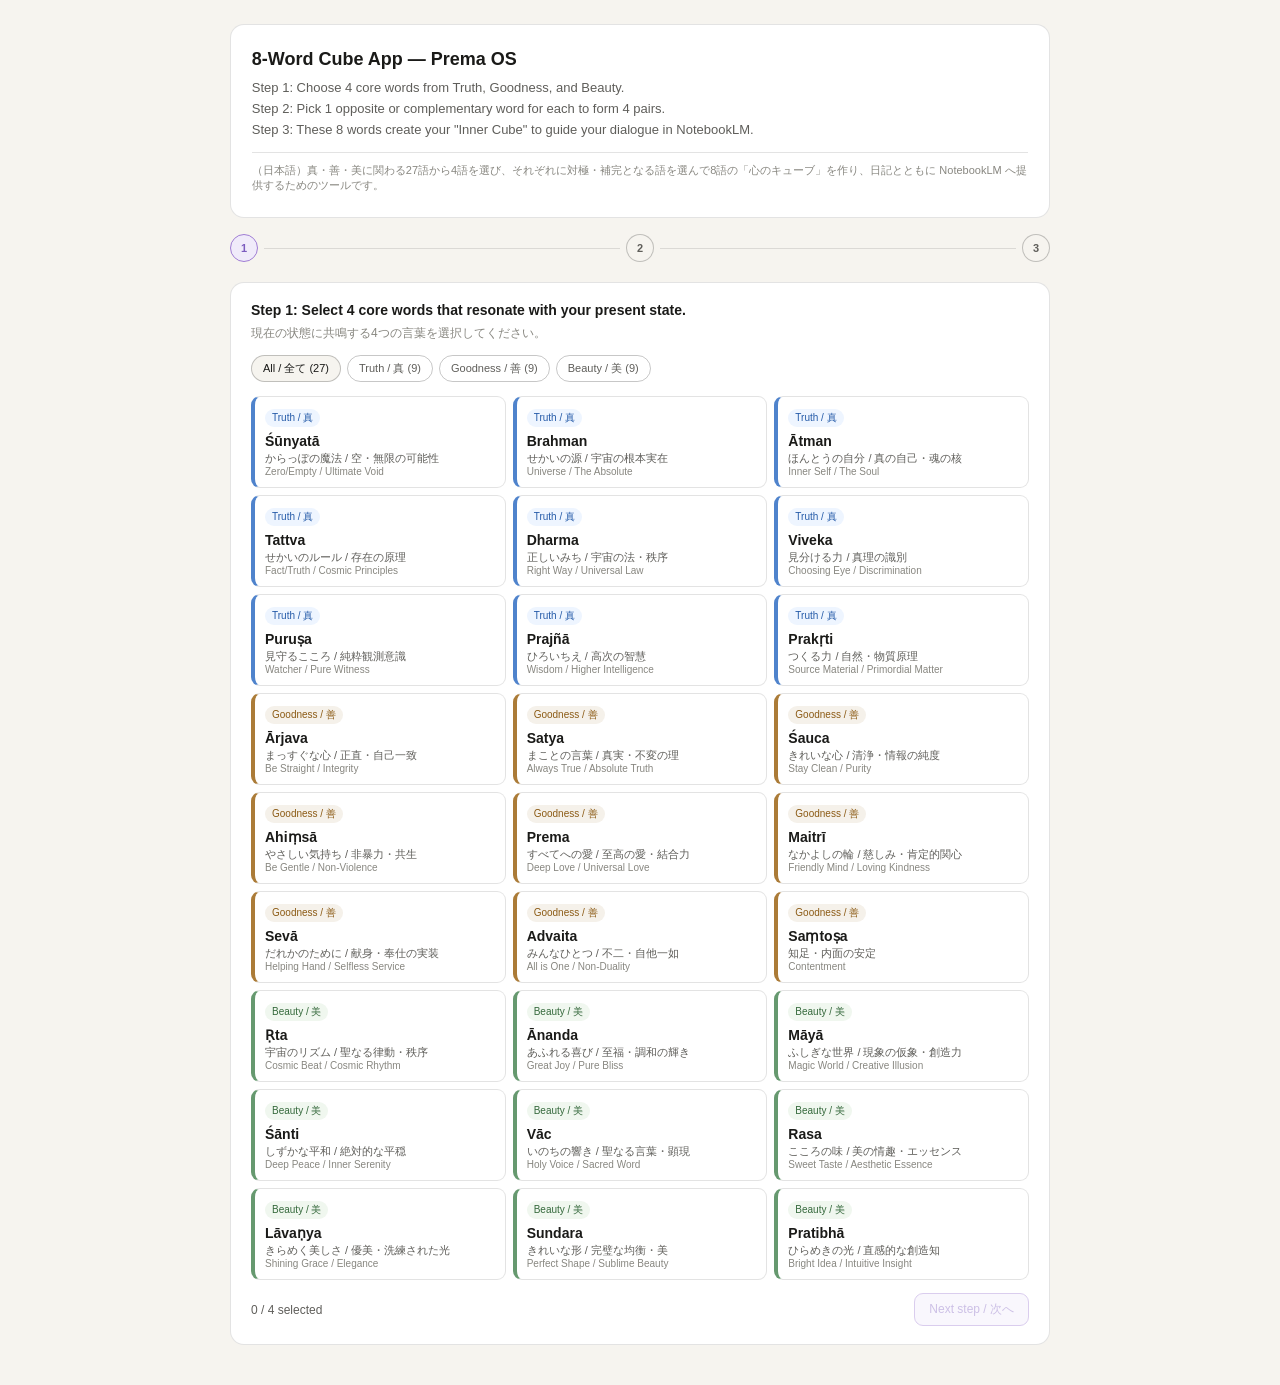
<file: cube.html>
<!DOCTYPE html>
<html lang="ja">
<head>
<meta charset="UTF-8" />
<meta name="viewport" content="width=device-width, initial-scale=1.0" />
<title>8-Word Cube App — Prema OS</title>
<style>
:root {
  --bg:#ffffff; --bg2:#f6f4ef; --bg3:#ece9e1;
  --tx:#1a1a18; --tx2:#5f5e5a; --tx3:#888780;
  --bg-t:#eef5ff; --bd-t:#4f83cc; --tx-t:#245aa8;
  --bg-g:#f5f1ea; --bd-g:#ab7b37; --tx-g:#8b5a14;
  --bg-b:#f0f7ef; --bd-b:#66996f; --tx-b:#35693c;
  --prem:#7c5cbf; --prem-bg:#f0ebfa; --prem-bd:#a07dd4;
  --bd:rgba(0,0,0,0.11); --bd2:rgba(0,0,0,0.22); --bd3:rgba(0,0,0,0.34);
  --r:9px; --rl:14px;
}
@media (prefers-color-scheme: dark){
  :root{
    --bg:#1e1e1c; --bg2:#2b2b28; --bg3:#37342f;
    --tx:#f1efe8; --tx2:#bbb7af; --tx3:#8d8a82;
    --bg-t:#13263d; --bd-t:#5f96de; --tx-t:#a7c7f6;
    --bg-g:#3a2d1d; --bd-g:#c18b43; --tx-g:#f2c078;
    --bg-b:#1d2f20; --bd-b:#70ac7a; --tx-b:#b0d6b6;
    --prem:#c0ace8; --prem-bg:#32254b; --prem-bd:#8c70c9;
    --bd:rgba(255,255,255,0.12); --bd2:rgba(255,255,255,0.22); --bd3:rgba(255,255,255,0.34);
  }
}
*{box-sizing:border-box;margin:0;padding:0}
body{font-family:-apple-system,BlinkMacSystemFont,'Segoe UI','Hiragino Sans',sans-serif;background:var(--bg2);color:var(--tx);min-height:100vh;padding:1.5rem}
.wrap{max-width:820px;margin:0 auto}
.hdr,.card{background:var(--bg);border-radius:var(--rl);border:1px solid var(--bd)}
.hdr{padding:1.5rem 1.3rem;margin-bottom:1rem}
.hdr h1{font-size:18px;font-weight:700;margin-bottom:8px}
.hdr p{font-size:13px;color:var(--tx2);line-height:1.6}
.hdr .subtext{font-size:11px;color:var(--tx3);margin-top:12px;padding-top:10px;border-top:1px solid var(--bd)}
.steps{display:flex;align-items:center;gap:6px;margin-bottom:1.2rem}
.sbt{width:28px;height:28px;border-radius:50%;display:flex;align-items:center;justify-content:center;font-size:11px;font-weight:700;background:var(--bg2);color:var(--tx2);border:1px solid var(--bd2);transition:.18s}
.sbt.on{background:var(--prem-bg);color:var(--prem);border-color:var(--prem-bd)}
.sline{flex:1;height:1px;background:var(--bd)}
.card{padding:1.1rem 1.25rem;margin-bottom:1rem}
.pair{font-size:14px;line-height:1.55;margin-bottom:.8rem;color:var(--tx)}
.sub{display:block;font-size:12px;color:var(--tx3);margin-top:2px}
.filters{display:flex;flex-wrap:wrap;gap:6px;margin-bottom:.85rem}
.fb,.btn{font-family:inherit;cursor:pointer}
.fb{padding:5px 11px;font-size:11px;border-radius:18px;border:1px solid var(--bd2);background:transparent;color:var(--tx2)}
.fb.on{background:var(--bg2);color:var(--tx)}
.grid{display:grid;grid-template-columns:repeat(auto-fill,minmax(190px,1fr));gap:7px;}
.wc{padding:10px;border-radius:var(--r);border:1px solid var(--bd);background:var(--bg);cursor:pointer;transition:.12s}
.wc:hover{border-color:var(--bd2)}
.wc.truth{border-left:4px solid var(--bd-t)}
.wc.good{border-left:4px solid var(--bd-g)}
.wc.beauty{border-left:4px solid var(--bd-b)}
.wc.sel.truth{background:var(--bg-t);border-color:var(--bd-t)}
.wc.sel.good{background:var(--bg-g);border-color:var(--bd-g)}
.wc.sel.beauty{background:var(--bg-b);border-color:var(--bd-b)}
.wc.dis{opacity:.33;pointer-events:none}
.tag{display:inline-block;font-size:10px;padding:2px 7px;border-radius:999px;margin-bottom:6px}
.tag.truth{background:var(--bg-t);color:var(--tx-t)}
.tag.good{background:var(--bg-g);color:var(--tx-g)}
.tag.beauty{background:var(--bg-b);color:var(--tx-b)}
.term-sa{font-size:14px;font-weight:700;color:var(--tx)}
.term-ja{font-size:11px;color:var(--tx2);margin-top:2px}
.term-en{font-size:10px;color:var(--tx3)}
.row{display:flex;justify-content:space-between;align-items:center;gap:10px;margin-top:.85rem}
.btn{font-size:12px;padding:7px 14px;border-radius:var(--r);border:1px solid var(--bd2);background:transparent;color:var(--tx)}
.btn:hover{background:var(--bg2)}
.btn:disabled{opacity:.38;pointer-events:none}
.btn-prim{background:var(--prem-bg);border-color:var(--prem-bd);color:var(--prem)}
.btn-prim:hover{opacity:.9;background:var(--prem-bg)}
.axis-wrap{display:grid;gap:12px}
.axis-box{padding:1rem;border-radius:var(--rl);border:1px solid var(--bd);background:var(--bg2)}
.axis-head{display:flex;align-items:center;gap:10px;margin-bottom:.8rem;flex-wrap:wrap}
.axis-arrow{font-size:18px;color:var(--tx3)}
.candidate-list{display:flex;flex-wrap:wrap;gap:8px}
.pc{padding:10px 11px;border-radius:var(--r);border:1.5px solid var(--bd2);cursor:pointer;min-width:180px;background:var(--bg)}
.pc:hover{border-color:var(--bd3)}
.pc.chosen{border-width:2.5px;border-color:var(--prem-bd);background:var(--prem-bg)}
.pc.dim{opacity:.45}
.summary{display:grid;grid-template-columns:1fr 1fr;gap:8px;margin-top:1rem}
.axcard{padding:10px;border-radius:var(--r);background:var(--bg2);border:1px solid var(--bd)}
.copy-block{background:var(--bg3);border-radius:var(--r);border:1px solid var(--bd2);padding:.95rem 1rem;margin-top:1rem}
.copy-label{font-size:11px;color:var(--tx3);display:flex;justify-content:space-between;gap:8px;flex-wrap:wrap;margin-bottom:.55rem}
.copy-text{font-size:12px;color:var(--tx2);line-height:1.72;white-space:pre-wrap;word-break:break-word}
.copy-btn{padding:7px 16px;border-radius:var(--r);border:1px solid var(--prem-bd);background:var(--prem-bg);color:var(--prem);font-size:12px;cursor:pointer}
.copy-btn:hover{opacity:.9}
.link-btn{text-decoration:none;display:inline-flex;align-items:center;justify-content:center}
@media (max-width:600px){
  body{padding:1rem}
  .grid{grid-template-columns:1fr}
  .summary{grid-template-columns:1fr}
  .pc{min-width:100%}
}
</style>
</head>
<body>
<div class="wrap">
  <header class="hdr">
    <h1>8-Word Cube App — Prema OS</h1>
    <p>
      Step 1: Choose 4 core words from Truth, Goodness, and Beauty.<br>
      Step 2: Pick 1 opposite or complementary word for each to form 4 pairs.<br>
      Step 3: These 8 words create your "Inner Cube" to guide your dialogue in NotebookLM.
    </p>
    <div class="subtext">
      （日本語）真・善・美に関わる27語から4語を選び、それぞれに対極・補完となる語を選んで8語の「心のキューブ」を作り、日記とともに NotebookLM へ提供するためのツールです。
    </div>
  </header>
  
  <div class="steps">
    <div class="sbt on" id="sb1">1</div><div class="sline"></div>
    <div class="sbt" id="sb2">2</div><div class="sline"></div>
    <div class="sbt" id="sb3">3</div>
  </div>
  
  <div id="s1" class="card">
    <p class="pair"><strong>Step 1: Select 4 core words that resonate with your present state.</strong><span class="sub">現在の状態に共鳴する4つの言葉を選択してください。</span></p>
    <div class="filters">
      <button class="fb on" id="fa">All / 全て (27)</button>
      <button class="fb" id="ft">Truth / 真 (9)</button>
      <button class="fb" id="fg">Goodness / 善 (9)</button>
      <button class="fb" id="fbt">Beauty / 美 (9)</button>
    </div>
    <div class="grid" id="wg"></div>
    <div class="row">
      <span id="cnt" style="font-size:12px;color:var(--tx2)">0 / 4 selected</span>
      <button class="btn btn-prim" id="n1" disabled>Next step / 次へ</button>
    </div>
  </div>
  
  <div id="s2" style="display:none"></div>
  <div id="s3" style="display:none"></div>
</div>

<script>
const TERMS = [
  // Truth / 真
  {id:'sunyata', cube:'truth', sa:'Śūnyatā', ja:'からっぽの魔法 / 空・無限の可能性', en:'Zero/Empty / Ultimate Void', opp:[
    {sa:'Saṃkoca', ja:'ちぢこまってる / 萎縮・可能性の閉鎖', en:'all closed up / contraction of potential'},
    {sa:'Jaḍatā', ja:'かたまってる / 硬直・空の喪失', en:'stuck and rigid / loss of infinite void'},
    {sa:'Bandha', ja:'しばられてる / 束縛・無限の制限', en:'tied down / limitation of ultimate void'}]},
  {id:'brahman', cube:'truth', sa:'Brahman', ja:'せかいの源 / 宇宙の根本実在', en:'Universe / The Absolute', opp:[
    {sa:'Avidyā', ja:'なにもわからない / 無明・根源的無知', en:'totally in the dark / fundamental ignorance'},
    {sa:'Chāyā', ja:'かげのなか / 影・実在の欠如', en:'living in the shadow / absence of true being'},
    {sa:'Jīva', ja:'ひとりぼっち / 個我・分離の感覚', en:'all alone / sense of separation'}]},
  {id:'atman', cube:'truth', sa:'Ātman', ja:'ほんとうの自分 / 真の自己・魂の核', en:'Inner Self / The Soul', opp:[
    {sa:'Ahaṃkāra', ja:'つくったじぶん / 偽我・自我の仮面', en:'fake version of me / false identification of self'},
    {sa:'Anātman', ja:'じぶんがわからない / 無我・自己の喪失', en:'I don\'t know who I am / dissolution of true self'},
    {sa:'Saṃsāra', ja:'ぐるぐるまよってる / 輪廻・真我の忘却', en:'going round and round / forgetting of true nature'}]},
  {id:'tattva', cube:'truth', sa:'Tattva', ja:'せかいのルール / 存在の原理', en:'Fact/Truth / Cosmic Principles', opp:[
    {sa:'Viparyaya', ja:'かんちがい / 誤った知識・誤認', en:'got it all wrong / erroneous knowledge'},
    {sa:'Ajñāna', ja:'わかんない / 無知・真理の不在', en:'I just don\'t know / absence of true knowledge'},
    {sa:'Vikṣepa', ja:'ぐちゃぐちゃ / 根拠の崩壊', en:'all over the place / collapse of ground'}]},
  {id:'dharma', cube:'truth', sa:'Dharma', ja:'正しいみち / 宇宙の法・秩序', en:'Right Way / Universal Law', opp:[
    {sa:'Adharma', ja:'やってはいけない / 反秩序・背反', en:'what\'s not right / violation of law'},
    {sa:'Moha', ja:'ぼーっとしてる / 迷妄・判断の曇り', en:'totally confused / clouded judgment'},
    {sa:'Vikṛti', ja:'ゆがんでいる / 本質からの歪曲', en:'all twisted up / distortion of truth'}]},
  {id:'viveka', cube:'truth', sa:'Viveka', ja:'見分ける力 / 真理の識別', en:'Choosing Eye / Discrimination', opp:[
    {sa:'Avidyā', ja:'ごっちゃになってる / 無明・識別の不在', en:'can\'t tell what\'s what / absence of discernment'},
    {sa:'Moha', ja:'どうでもいい / 迷妄・判断の放棄', en:'whatever / abandonment of judgment'},
    {sa:'Bhrānti', ja:'まちがえてた / 錯覚・誤った識別', en:'I was so wrong / erroneous discrimination'}]},
  {id:'purusa', cube:'truth', sa:'Puruṣa', ja:'見守るこころ / 純粋観測意識', en:'Watcher / Pure Witness', opp:[
    {sa:'Ahaṃkāra', ja:'じぶんがぜんぶ / 自我・観測の喪失', en:'it\'s all me / ego-identification'},
    {sa:'Moha', ja:'ぼーっとしてる / 迷妄・観測の曇り', en:'totally confused / clouding of the witness'},
    {sa:'Avidyā', ja:'わかってない / 無明・意識の盲目', en:'totally blind / blindness of pure awareness'}]},
  {id:'prajna', cube:'truth', sa:'Prajñā', ja:'ひろいちえ / 高次の智慧', en:'Wisdom / Higher Intelligence', opp:[
    {sa:'Viparyaya', ja:'かんちがい / 誤った知識・誤認', en:'got it all wrong / erroneous knowledge'},
    {sa:'Moha', ja:'ぼーっとしてる / 迷妄・判断の曇り', en:'totally confused / delusion and confusion'},
    {sa:'Buddhi-nāśa', ja:'かんがえられない / 知性の崩壊', en:'can\'t think straight / destruction of intellect'}]},
  {id:'prakrti', cube:'truth', sa:'Prakṛti', ja:'つくる力 / 自然・物質原理', en:'Source Material / Primordial Matter', opp:[
    {sa:'Vikṛti', ja:'ゆがんでしまった / 歪曲・自然からの逸脱', en:'all out of shape / deviation from natural order'},
    {sa:'Aśuddha', ja:'よごれた自然 / 不浄・本質の汚染', en:'nature all polluted / contamination of essence'},
    {sa:'Jaḍatā', ja:'いきていない / 不毛・生命力の停止', en:'dead and lifeless / cessation of life force'}]},

  // Goodness / 善
  {id:'arjava', cube:'good', sa:'Ārjava', ja:'まっすぐな心 / 正直・自己一致', en:'Be Straight / Integrity', opp:[
    {sa:'Māyā-cara', ja:'うそつき / 欺瞞・誠実の仮面', en:'such a liar / mask of deception'},
    {sa:'Kapaṭa', ja:'うらおもてがある / 偽善・内外の不一致', en:'two-faced / hypocrisy and duplicity'},
    {sa:'Dambha', ja:'みえはってる / 虚栄・素直さの喪失', en:'just showing off / vanity and pretension'}]},
  {id:'satya', cube:'good', sa:'Satya', ja:'まことの言葉 / 真実・不変の理', en:'Always True / Absolute Truth', opp:[
    {sa:'Mithyā', ja:'うそついた / 虚偽・真実の歪曲', en:'telling lies / distortion of truth'},
    {sa:'Chala', ja:'ごまかしてる / 欺瞞・意図的偽装', en:'making excuses / deliberate deception'},
    {sa:'Āvaraṇa', ja:'かくしてる / 隠蔽・真実の遮蔽', en:'hiding something / concealment of truth'}]},
  {id:'sauca', cube:'good', sa:'Śauca', ja:'きれいな心 / 清浄・情報の純度', en:'Stay Clean / Purity', opp:[
    {sa:'Aśuddha', ja:'よごれてる / 不浄・純粋性の汚染', en:'all dirty inside / contamination of purity'},
    {sa:'Mālinīatā', ja:'どろどろしてる / 汚濁・内的清浄の喪失', en:'feeling so murky / loss of inner clarity'},
    {sa:'Kaluṣatā', ja:'にごってる / 混濁・本質の曇り', en:'everything feels cloudy / clouding of true nature'}]},
  {id:'ahimsa', cube:'good', sa:'Ahiṃsā', ja:'やさしい気持ち / 非暴力・共生', en:'Be Gentle / Non-Violence', opp:[
    {sa:'Hiṃsā', ja:'きずつける / 暴力・生命の侵害', en:'hurting others / violation of life'},
    {sa:'Krodha', ja:'かっとなる / 憤怒・破壊の衝動', en:'losing my temper / destructive rage'},
    {sa:'Dveṣa', ja:'だいきらい / 嫌悪・排除の意志', en:'I hate you / will to exclude and harm'}]},
  {id:'prema', cube:'good', sa:'Prema', ja:'すべてへの愛 / 至高の愛・結合力', en:'Deep Love / Universal Love', opp:[
    {sa:'Viṣamatā', ja:'ずるい！ / 不平等・不均衡', en:'that\'s not fair / inequality and imbalance'},
    {sa:'Darpa', ja:'じまんする / 慢心・自己誇示', en:'showing off / pride and self-glorification'},
    {sa:'Śūnyatā', ja:'からっぽ / 虚無・愛の喪失', en:'feeling empty / absence of love'}]},
  {id:'maitri', cube:'good', sa:'Maitrī', ja:'なかよしの輪 / 慈しみ・肯定的関心', en:'Friendly Mind / Loving Kindness', opp:[
    {sa:'Dveṣa', ja:'きらい！ / 嫌悪・排除の衝動', en:'I hate it / aversion and rejection'},
    {sa:'Mātsarya', ja:'あのこだけずるい / 嫉妬・他者否定', en:'it\'s not fair / envy and ill will'},
    {sa:'Vairāgya', ja:'かんけいない / 無関心・切断', en:'doesn\'t concern me / detachment from others'}]},
  {id:'seva', cube:'good', sa:'Sevā', ja:'だれかのために / 献身・奉仕の実装', en:'Helping Hand / Selfless Service', opp:[
    {sa:'Svārtha', ja:'じぶんだけよければ / 自己中心・奉仕の拒絶', en:'only care about myself / self-centeredness'},
    {sa:'Ālasya', ja:'めんどくさい / 怠惰・行動の放棄', en:'can\'t be bothered / abandonment of action'},
    {sa:'Mātsarya', ja:'なんでわたしが / 嫉妬・奉仕の歪曲', en:'why should I / envy and resentment'}]},
  {id:'advaita', cube:'good', sa:'Advaita', ja:'みんなひとつ / 不二・自他一如', en:'All is One / Non-Duality', opp:[
    {sa:'Dvaita', ja:'べつべつだよ / 二元・自他の分裂', en:'totally separate / illusion of duality'},
    {sa:'Bheda', ja:'バラバラ / 差異・一如の破壊', en:'all broken apart / destruction of oneness'},
    {sa:'Viviktatā', ja:'ひとりぼっち / 孤立・繋がり喪失', en:'all alone / isolation from the whole'}]},
  {id:'samtosa', cube:'good', sa:'Saṃtoṣa', ja:'知足・内面の安定', en:'Contentment', opp:[
    {sa:'Tṛṣṇā', ja:'もっともっと！ / 渇愛・欲望の連鎖', en:'I want more and more / insatiable craving'},
    {sa:'Āropaṇa', ja:'おしつけ / 強制・価値観の投影', en:'stop forcing it on me / imposition of will'},
    {sa:'Lobha', ja:'よくばり / 貪欲・満足の喪失', en:'being so greedy / greed and dissatisfaction'}]},

  // Beauty / 美
  {id:'rta', cube:'beauty', sa:'Ṛta', ja:'宇宙のリズム / 聖なる律動・秩序', en:'Cosmic Beat / Cosmic Rhythm', opp:[
    {sa:'Anṛta', ja:'めちゃくちゃ / 非秩序・虚偽', en:'all messed up / falsehood'},
    {sa:'Vikṣepa', ja:'ぐるぐるする / 中心の喪失', en:'going in circles / loss of center'},
    {sa:'Asat', ja:'ぜんぶゆらゆら / 存在の崩壊', en:'nothing feels real / collapse of being'}]},
  {id:'ananda', cube:'beauty', sa:'Ānanda', ja:'あふれる喜び / 至福・調和の輝き', en:'Great Joy / Pure Bliss', opp:[
    {sa:'Duḥkha', ja:'かなしい / 苦・存在の苦悩', en:'feeling sad / suffering of existence'},
    {sa:'Viṣāda', ja:'やるきゼロ / 意気消沈・歓びの喪失', en:'can\'t do anything / loss of inner joy'},
    {sa:'Tamas', ja:'どんよりする / 暗黒・生命力の停滞', en:'feeling so heavy / stagnation of being'}]},
  {id:'maya', cube:'beauty', sa:'Māyā', ja:'ふしぎな世界 / 現象の仮象・創造力', en:'Magic World / Creative Illusion', opp:[
    {sa:'Tattva', ja:'ほんとのこと / 真実・本質の実在', en:'what\'s really real / essence of truth'},
    {sa:'Viveka', ja:'みきわめる / 識別・真実の洞察', en:'seeing clearly / discernment of reality'},
    {sa:'Bodha', ja:'めがさめた / 覚醒・幻象からの解放', en:'finally awake / awakening from illusion'}]},
  {id:'santi', cube:'beauty', sa:'Śānti', ja:'しずかな平和 / 絶対的な平穏', en:'Deep Peace / Inner Serenity', opp:[
    {sa:'Kalaha', ja:'けんかばかり / 争い・平和の破壊', en:'always fighting / destruction of peace'},
    {sa:'Krodha', ja:'かっとなってる / 憤怒・静寂の崩壊', en:'so angry right now / collapse of inner stillness'},
    {sa:'Udvega', ja:'そわそわする / 不安・心の動揺', en:'feeling so restless / agitation of the mind'}]},
  {id:'vac', cube:'beauty', sa:'Vāc', ja:'いのちの響き / 聖なる言葉・顕現', en:'Holy Voice / Sacred Word', opp:[
    {sa:'Maunam', ja:'だまってる / 沈黙・言葉の不在', en:'staying silent / absence of expression'},
    {sa:'Mithyā-vāk', ja:'うそのことば / 虚言・言葉の汚染', en:'empty words / corruption of language'},
    {sa:'Vāk-doṣa', ja:'ことばのきず / 言語の歪曲・毒', en:'hurtful words / poisoning of speech'}]},
  {id:'rasa', cube:'beauty', sa:'Rasa', ja:'こころの味 / 美の情趣・エッセンス', en:'Sweet Taste / Aesthetic Essence', opp:[
    {sa:'Anādara', ja:'つまらない / 無感動・美の軽視', en:'so boring / insensitivity to beauty'},
    {sa:'Virasatā', ja:'あじがしない / 無味・審美性の喪失', en:'tasteless / absence of aesthetic essence'},
    {sa:'Kaṭutā', ja:'いやなかんじ / 不快・美的調和の破壊', en:'feels so wrong / disharmony of the senses'}]},
  {id:'lavanya', cube:'beauty', sa:'Lāvaṇya', ja:'きらめく美しさ / 優美・洗練された光', en:'Shining Grace / Elegance', opp:[
    {sa:'Asundara', ja:'みにくい / 醜悪・美の崩壊', en:'so ugly / collapse of beauty'},
    {sa:'Kaṭhinatā', ja:'かたくてつめたい / 硬直・優雅さの喪失', en:'cold and rigid / loss of grace'},
    {sa:'Mālinīatā', ja:'よごれてる / 汚濁・輝きの喪失', en:'all dirty / loss of luminosity'}]},
  {id:'sundara', cube:'beauty', sa:'Sundara', ja:'きれいな形 / 完璧な均衡・美', en:'Perfect Shape / Sublime Beauty', opp:[
    {sa:'Asundara', ja:'みにくい / 醜悪・美の否定', en:'so ugly / negation of beauty'},
    {sa:'Kaṭhinatā', ja:'かたくてこわい / 硬直・美の喪失', en:'cold and hard / loss of aesthetic grace'},
    {sa:'Mālinīatā', ja:'よごれてる / 汚濁・美の腐敗', en:'all stained / corruption of beauty'}]},
  {id:'pratibha', cube:'beauty', sa:'Pratibhā', ja:'ひらめきの光 / 直感的な創造知', en:'Bright Idea / Intuitive Insight', opp:[
    {sa:'Jaḍatā', ja:'ぴんとこない / 無感覚・直観の硬直', en:'nothing clicks / numbness of intuition'},
    {sa:'Saṃśaya', ja:'どうしようかな / 疑念・創造の停滞', en:'can\'t make up my mind / doubt and hesitation'},
    {sa:'Anādara', ja:'きょうみない / 無関心・軽視', en:'not interested / indifference and neglect'}]}
];

const cubeMeta = {
  all: {label:'All / 全て'},
  truth: {label:'Truth / 真', cls:'truth'},
  good: {label:'Goodness / 善', cls:'good'},
  beauty: {label:'Beauty / 美', cls:'beauty'}
};

let filt='all', selected=[], chosen={};
const NOTEBOOK_URL = 'https://notebooklm.google.com/notebook/6edfce30-4c5e-48e9-88ab-b551acfbf766';

function activateStep(id){ document.getElementById(id).classList.add('on'); }

function cardHTML(t){
  const isSel = selected.includes(t.id);
  const isDis = !isSel && selected.length>=4;
  return `<div class="wc ${t.cube} ${isSel?'sel':''} ${isDis?'dis':''}" data-id="${t.id}">
    <div class="tag ${t.cube}">${cubeMeta[t.cube].label}</div>
    <div class="term-sa">${t.sa}</div>
    <div class="term-ja">${t.ja}</div>
    <div class="term-en">${t.en}</div>
  </div>`;
}

function renderGrid(){
  const items = filt==='all' ? TERMS : TERMS.filter(t=>t.cube===filt);
  document.getElementById('wg').innerHTML = items.map(cardHTML).join('');
  document.getElementById('cnt').textContent = `${selected.length} / 4 selected`;
  document.getElementById('n1').disabled = selected.length!==4;
}

function setFilter(f){
  filt=f;
  document.querySelectorAll('.fb').forEach(b=>b.classList.remove('on'));
  document.getElementById({all:'fa',truth:'ft',good:'fg',beauty:'fbt'}[f]).classList.add('on');
  renderGrid();
}

document.getElementById('fa').onclick=()=>setFilter('all');
document.getElementById('ft').onclick=()=>setFilter('truth');
document.getElementById('fg').onclick=()=>setFilter('good');
document.getElementById('fbt').onclick=()=>setFilter('beauty');

document.getElementById('wg').addEventListener('click',(e)=>{
  const el=e.target.closest('.wc'); if(!el) return;
  const id=el.dataset.id;
  if(selected.includes(id)) selected=selected.filter(v=>v!==id);
  else if(selected.length<4) selected.push(id);
  renderGrid();
});

function getTerm(id){ return TERMS.find(t=>t.id===id); }

function buildStep2(){
  activateStep('sb2');
  const html = `<div class="card">
    <p class="pair"><strong>Step 2: Choose one opposite/complementary term for each selected word.</strong><span class="sub">選択した各言葉に対して、対極の言葉を1つ選んでください。</span></p>
    <div class="axis-wrap">
      ${selected.map(id=>{
        const t=getTerm(id);
        return `<div class="axis-box">
          <div class="axis-head">
            <div class="wc ${t.cube} sel" style="cursor:default;min-width:230px">
              <div class="tag ${t.cube}">${cubeMeta[t.cube].label}</div>
              <div class="term-sa">${t.sa}</div>
              <div class="term-ja">${t.ja}</div>
              <div class="term-en">${t.en}</div>
            </div>
            <div class="axis-arrow">↔</div>
          </div>
          <div class="candidate-list">
            ${t.opp.map((o,idx)=>`<div class="pc" data-src="${id}" data-idx="${idx}">
              <div class="term-sa">${o.sa}</div>
              <div class="term-ja">${o.ja}</div>
              <div class="term-en">${o.en}</div>
            </div>`).join('')}
          </div>
        </div>`;
      }).join('')}
    </div>
    <div class="row">
      <button class="btn" id="bk1">Back / 戻る</button>
      <button class="btn btn-prim" id="n2" disabled>Confirm axes / 軸を確定</button>
    </div>
  </div>`;
  const s2 = document.getElementById('s2');
  s2.innerHTML = html;
  s2.style.display='block';
  document.getElementById('s1').style.display='none';
  document.getElementById('bk1').onclick=()=>{
    s2.style.display='none';
    document.getElementById('s1').style.display='block';
    document.getElementById('sb2').classList.remove('on');
  };
}

document.getElementById('n1').onclick = buildStep2;

document.getElementById('s2').addEventListener('click',(e)=>{
  const el=e.target.closest('[data-src]'); if(!el) return;
  const src=el.dataset.src, idx=Number(el.dataset.idx);
  chosen[src]=idx;
  document.querySelectorAll(`[data-src="${src}"]`).forEach(node=>{
    const match = Number(node.dataset.idx)===idx;
    node.classList.toggle('chosen', match);
    node.classList.toggle('dim', !match);
  });
  const ready = selected.every(id => chosen[id] !== undefined);
  const n2 = document.getElementById('n2'); if(n2) n2.disabled = !ready;
  if(ready) n2.onclick = buildStep3;
});

function buildSummaryText(pairs){
  const dateStr = new Date().toLocaleDateString('en-US', {year:'numeric', month:'long', day:'numeric'});
  return `【COACH Cube Reading Request】
Generated: ${dateStr}
Center: Prema⁰

Selected 4 axes:

${pairs.map((p, i)=>`Axis ${i+1}: ${p.a.sa} / ${p.a.ja} / ${p.a.en}
↔ ${p.b.sa} / ${p.b.ja} / ${p.b.en}`).join('\n\n')}

Please read this 4-axis pattern as my present ethical-semantic rhythm. 
Interpret the whole pattern, the tension of each pair, and guide me through the voices of Ganesha,Hanuman and Sarasasvati.`;
}

function doCopy(){
  const btn=document.getElementById('copyBtn');
  const text=btn.dataset.text || '';
  const done=()=>{
    btn.textContent='Copied! / コピー完了';
    setTimeout(()=>btn.textContent='Copy prompt / プロンプトをコピー', 1800);
  };
  if (navigator.clipboard && window.isSecureContext) {
    navigator.clipboard.writeText(text).then(done).catch(fallbackCopy);
  } else {
    fallbackCopy();
  }
  function fallbackCopy(){
    const ta=document.createElement('textarea');
    ta.value=text;
    ta.setAttribute('readonly','');
    ta.style.position='fixed';
    ta.style.top='-9999px';
    document.body.appendChild(ta);
    ta.focus();
    ta.select();
    try { document.execCommand('copy'); } catch(e) {}
    document.body.removeChild(ta);
    done();
  }
}

function restart(){
  filt='all'; selected=[]; chosen={};
  document.getElementById('s3').style.display='none';
  document.getElementById('s2').style.display='none';
  document.getElementById('s1').style.display='block';
  document.querySelectorAll('.fb').forEach(b=>b.classList.remove('on'));
  document.getElementById('fa').classList.add('on');
  document.getElementById('sb2').classList.remove('on');
  document.getElementById('sb3').classList.remove('on');
  renderGrid();
}

function buildStep3(){
  activateStep('sb3');
  const pairs = selected.map(id=>{
    const a=getTerm(id), b=a.opp[chosen[id]];
    return {a,b};
  });
  const summaryText = buildSummaryText(pairs);
  const s3 = document.getElementById('s3');
  s3.style.display='block';
  document.getElementById('s2').style.display='none';
  s3.innerHTML = `<div class="card">
    <p class="pair"><strong>Step 3: Your 4-axis COACH Cube is ready.</strong><span class="sub">あなたの4軸COACH Cubeが完成しました。</span></p>
    <div class="summary">
      ${pairs.map((p,i)=>`<div class="axcard">
        <div style="font-size:10px;color:var(--tx3);margin-bottom:5px">Axis ${i+1}</div>
        <div class="term-sa">${p.a.sa} ↔ ${p.b.sa}</div>
        <div class="term-ja">${p.a.ja} ↔ ${p.b.ja}</div>
        <div class="term-en">${p.a.en} ↔ ${p.b.en}</div>
      </div>`).join('')}
    </div>
    <div class="copy-block">
      <div class="copy-label">
        <span>NotebookLM Reading Prompt</span>
        <span>Copy & paste to the Consultation Room</span>
      </div>
      <div class="copy-text" id="copyText"></div>
      <div class="row" style="justify-content:flex-end;margin-top:.7rem;gap:8px;flex-wrap:wrap">
        <button class="copy-btn" id="copyBtn">Copy prompt / プロンプトをコピー</button>
        <a class="copy-btn link-btn" id="openNotebookBtn" href="${NOTEBOOK_URL}" target="_blank" rel="noopener noreferrer">Open NotebookLM / NotebookLMを開く</a>
      </div>
    </div>
   <div style="font-size:16px; color:var(--tx); font-weight:bold; margin-top:1.5rem; line-height:1.7; border-top:1px solid var(--bd); padding-top:1rem; text-align: center;">
  <p style="margin-bottom: 0.5rem;">
    8語をNotebookLMに渡すとき、あなたの年代や今の想いも少し添えると、三柱からの応答がより深くなります。
  </p>
  <p style="font-size: 14px; font-weight: normal; color: #555; margin-top: 0;">
    When sharing these 8 words with NotebookLM, adding your generation or current thoughts will help the Triad provide deeper and more personalized guidance.
  </p>
</div>
    <div style="font-size:11px; color:var(--tx3); margin-top:1rem;">UI: English + Japanese. Terms: Sanskrit + Japanese + English.</div>
    <div class="row" style="justify-content:flex-start">
      <button class="btn" id="rst">Restart / 最初からやり直す</button>
    </div>
  </div>`;
  document.getElementById('copyText').textContent = summaryText;
  const btn = document.getElementById('copyBtn');
  btn.dataset.text = summaryText;
  btn.onclick = doCopy;
  document.getElementById('rst').onclick = restart;
}

renderGrid();
</script>
</body>
</html>
</file>
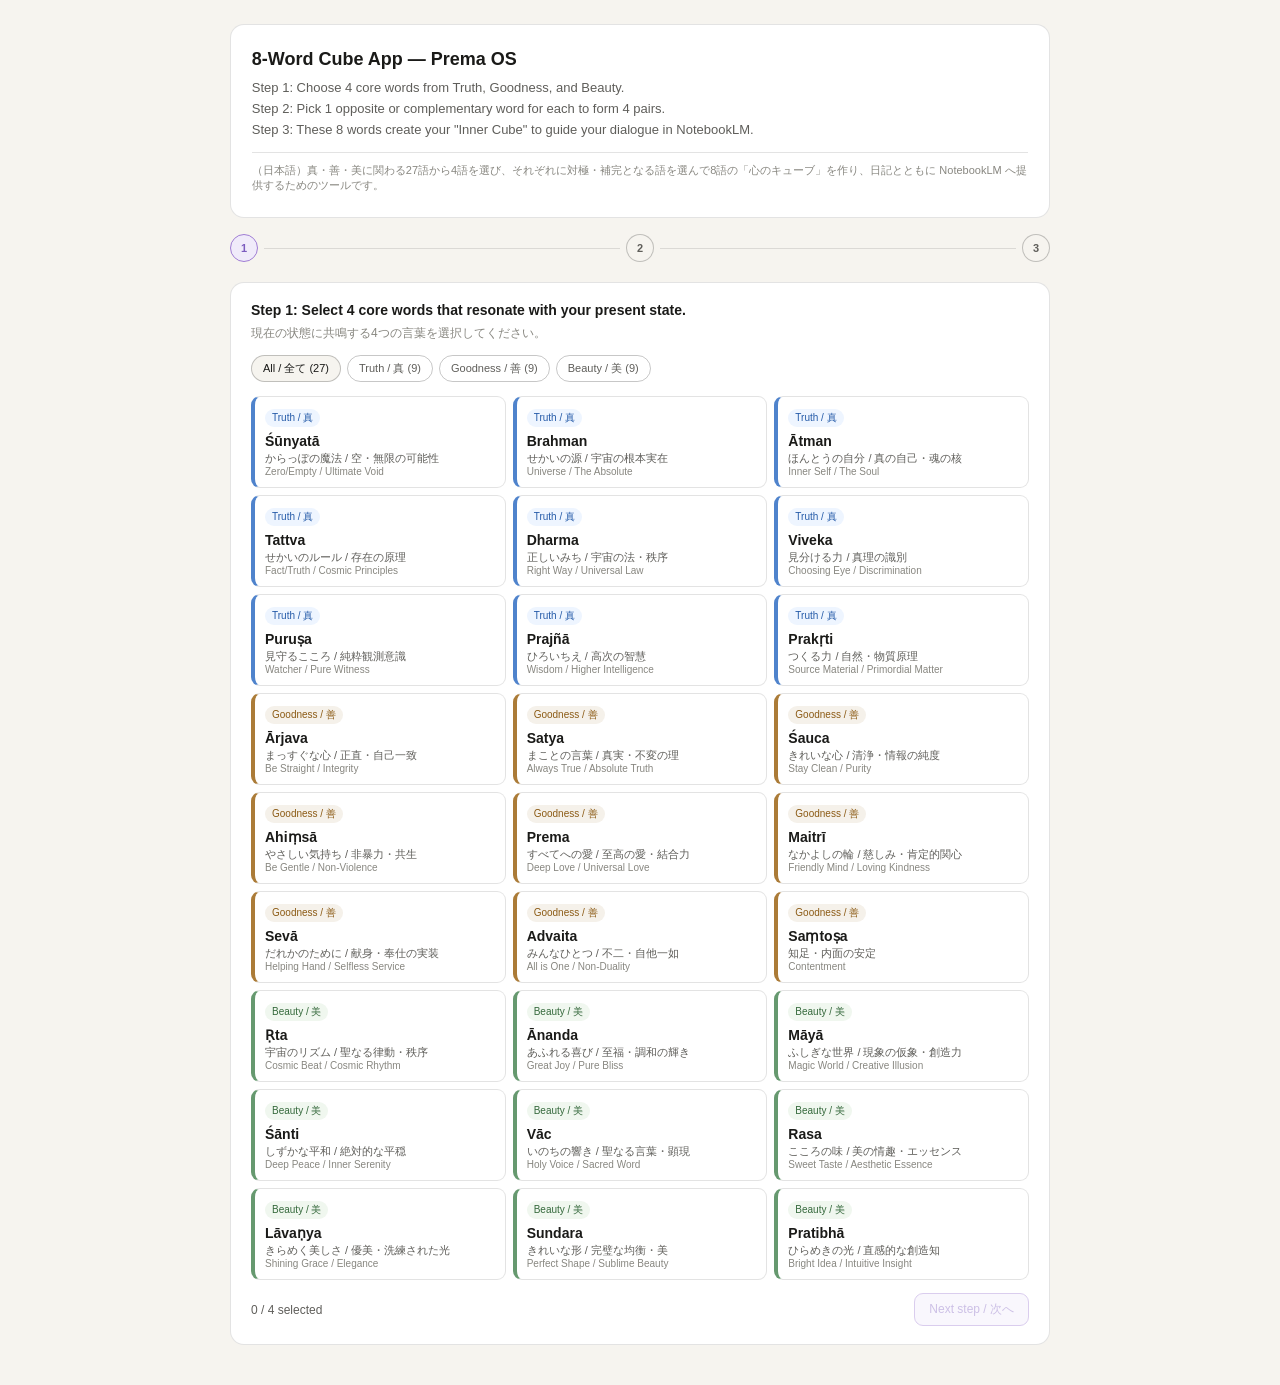
<file: Cube8.html>
<!DOCTYPE html>
<html lang="ja">
<head>
<meta charset="UTF-8" />
<meta name="viewport" content="width=device-width, initial-scale=1.0" />
<title>8-Word Cube App — Prema OS</title>
<style>
:root {
  --bg:#ffffff; --bg2:#f6f4ef; --bg3:#ece9e1;
  --tx:#1a1a18; --tx2:#5f5e5a; --tx3:#888780;
  --bg-t:#eef5ff; --bd-t:#4f83cc; --tx-t:#245aa8;
  --bg-g:#f5f1ea; --bd-g:#ab7b37; --tx-g:#8b5a14;
  --bg-b:#f0f7ef; --bd-b:#66996f; --tx-b:#35693c;
  --prem:#7c5cbf; --prem-bg:#f0ebfa; --prem-bd:#a07dd4;
  --bd:rgba(0,0,0,0.11); --bd2:rgba(0,0,0,0.22); --bd3:rgba(0,0,0,0.34);
  --r:9px; --rl:14px;
}
@media (prefers-color-scheme: dark){
  :root{
    --bg:#1e1e1c; --bg2:#2b2b28; --bg3:#37342f;
    --tx:#f1efe8; --tx2:#bbb7af; --tx3:#8d8a82;
    --bg-t:#13263d; --bd-t:#5f96de; --tx-t:#a7c7f6;
    --bg-g:#3a2d1d; --bd-g:#c18b43; --tx-g:#f2c078;
    --bg-b:#1d2f20; --bd-b:#70ac7a; --tx-b:#b0d6b6;
    --prem:#c0ace8; --prem-bg:#32254b; --prem-bd:#8c70c9;
    --bd:rgba(255,255,255,0.12); --bd2:rgba(255,255,255,0.22); --bd3:rgba(255,255,255,0.34);
  }
}
*{box-sizing:border-box;margin:0;padding:0}
body{font-family:-apple-system,BlinkMacSystemFont,'Segoe UI','Hiragino Sans',sans-serif;background:var(--bg2);color:var(--tx);min-height:100vh;padding:1.5rem}
.wrap{max-width:820px;margin:0 auto}
.hdr,.card{background:var(--bg);border-radius:var(--rl);border:1px solid var(--bd)}
.hdr{padding:1.5rem 1.3rem;margin-bottom:1rem}
.hdr h1{font-size:18px;font-weight:700;margin-bottom:8px}
.hdr p{font-size:13px;color:var(--tx2);line-height:1.6}
.hdr .subtext{font-size:11px;color:var(--tx3);margin-top:12px;padding-top:10px;border-top:1px solid var(--bd)}
.steps{display:flex;align-items:center;gap:6px;margin-bottom:1.2rem}
.sbt{width:28px;height:28px;border-radius:50%;display:flex;align-items:center;justify-content:center;font-size:11px;font-weight:700;background:var(--bg2);color:var(--tx2);border:1px solid var(--bd2);transition:.18s}
.sbt.on{background:var(--prem-bg);color:var(--prem);border-color:var(--prem-bd)}
.sline{flex:1;height:1px;background:var(--bd)}
.card{padding:1.1rem 1.25rem;margin-bottom:1rem}
.pair{font-size:14px;line-height:1.55;margin-bottom:.8rem;color:var(--tx)}
.sub{display:block;font-size:12px;color:var(--tx3);margin-top:2px}
.filters{display:flex;flex-wrap:wrap;gap:6px;margin-bottom:.85rem}
.fb,.btn{font-family:inherit;cursor:pointer}
.fb{padding:5px 11px;font-size:11px;border-radius:18px;border:1px solid var(--bd2);background:transparent;color:var(--tx2)}
.fb.on{background:var(--bg2);color:var(--tx)}
.grid{display:grid;grid-template-columns:repeat(auto-fill,minmax(190px,1fr));gap:7px;}
.wc{padding:10px;border-radius:var(--r);border:1px solid var(--bd);background:var(--bg);cursor:pointer;transition:.12s}
.wc:hover{border-color:var(--bd2)}
.wc.truth{border-left:4px solid var(--bd-t)}
.wc.good{border-left:4px solid var(--bd-g)}
.wc.beauty{border-left:4px solid var(--bd-b)}
.wc.sel.truth{background:var(--bg-t);border-color:var(--bd-t)}
.wc.sel.good{background:var(--bg-g);border-color:var(--bd-g)}
.wc.sel.beauty{background:var(--bg-b);border-color:var(--bd-b)}
.wc.dis{opacity:.33;pointer-events:none}
.tag{display:inline-block;font-size:10px;padding:2px 7px;border-radius:999px;margin-bottom:6px}
.tag.truth{background:var(--bg-t);color:var(--tx-t)}
.tag.good{background:var(--bg-g);color:var(--tx-g)}
.tag.beauty{background:var(--bg-b);color:var(--tx-b)}
.term-sa{font-size:14px;font-weight:700;color:var(--tx)}
.term-ja{font-size:11px;color:var(--tx2);margin-top:2px}
.term-en{font-size:10px;color:var(--tx3)}
.row{display:flex;justify-content:space-between;align-items:center;gap:10px;margin-top:.85rem}
.btn{font-size:12px;padding:7px 14px;border-radius:var(--r);border:1px solid var(--bd2);background:transparent;color:var(--tx)}
.btn:hover{background:var(--bg2)}
.btn:disabled{opacity:.38;pointer-events:none}
.btn-prim{background:var(--prem-bg);border-color:var(--prem-bd);color:var(--prem)}
.btn-prim:hover{opacity:.9;background:var(--prem-bg)}
.axis-wrap{display:grid;gap:12px}
.axis-box{padding:1rem;border-radius:var(--rl);border:1px solid var(--bd);background:var(--bg2)}
.axis-head{display:flex;align-items:center;gap:10px;margin-bottom:.8rem;flex-wrap:wrap}
.axis-arrow{font-size:18px;color:var(--tx3)}
.candidate-list{display:flex;flex-wrap:wrap;gap:8px}
.pc{padding:10px 11px;border-radius:var(--r);border:1.5px solid var(--bd2);cursor:pointer;min-width:180px;background:var(--bg)}
.pc:hover{border-color:var(--bd3)}
.pc.chosen{border-width:2.5px;border-color:var(--prem-bd);background:var(--prem-bg)}
.pc.dim{opacity:.45}
.summary{display:grid;grid-template-columns:1fr 1fr;gap:8px;margin-top:1rem}
.axcard{padding:10px;border-radius:var(--r);background:var(--bg2);border:1px solid var(--bd)}
.copy-block{background:var(--bg3);border-radius:var(--r);border:1px solid var(--bd2);padding:.95rem 1rem;margin-top:1rem}
.copy-label{font-size:11px;color:var(--tx3);display:flex;justify-content:space-between;gap:8px;flex-wrap:wrap;margin-bottom:.55rem}
.copy-text{font-size:12px;color:var(--tx2);line-height:1.72;white-space:pre-wrap;word-break:break-word}
.copy-btn{padding:7px 16px;border-radius:var(--r);border:1px solid var(--prem-bd);background:var(--prem-bg);color:var(--prem);font-size:12px;cursor:pointer}
.copy-btn:hover{opacity:.9}
.link-btn{text-decoration:none;display:inline-flex;align-items:center;justify-content:center}
@media (max-width:600px){
  body{padding:1rem}
  .grid{grid-template-columns:1fr}
  .summary{grid-template-columns:1fr}
  .pc{min-width:100%}
}
</style>
</head>
<body>
<div class="wrap">
  <header class="hdr">
    <h1>8-Word Cube App — Prema OS</h1>
    <p>
      Step 1: Choose 4 core words from Truth, Goodness, and Beauty.<br>
      Step 2: Pick 1 opposite or complementary word for each to form 4 pairs.<br>
      Step 3: These 8 words create your "Inner Cube" to guide your dialogue in NotebookLM.
    </p>
    <div class="subtext">
      （日本語）真・善・美に関わる27語から4語を選び、それぞれに対極・補完となる語を選んで8語の「心のキューブ」を作り、日記とともに NotebookLM へ提供するためのツールです。
    </div>
  </header>
  
  <div class="steps">
    <div class="sbt on" id="sb1">1</div><div class="sline"></div>
    <div class="sbt" id="sb2">2</div><div class="sline"></div>
    <div class="sbt" id="sb3">3</div>
  </div>
  
  <div id="s1" class="card">
    <p class="pair"><strong>Step 1: Select 4 core words that resonate with your present state.</strong><span class="sub">現在の状態に共鳴する4つの言葉を選択してください。</span></p>
    <div class="filters">
      <button class="fb on" id="fa">All / 全て (27)</button>
      <button class="fb" id="ft">Truth / 真 (9)</button>
      <button class="fb" id="fg">Goodness / 善 (9)</button>
      <button class="fb" id="fbt">Beauty / 美 (9)</button>
    </div>
    <div class="grid" id="wg"></div>
    <div class="row">
      <span id="cnt" style="font-size:12px;color:var(--tx2)">0 / 4 selected</span>
      <button class="btn btn-prim" id="n1" disabled>Next step / 次へ</button>
    </div>
  </div>
  
  <div id="s2" style="display:none"></div>
  <div id="s3" style="display:none"></div>
</div>

<script>
const TERMS = [
  // Truth / 真
  {id:'sunyata', cube:'truth', sa:'Śūnyatā', ja:'からっぽの魔法 / 空・無限の可能性', en:'Zero/Empty / Ultimate Void', opp:[
    {sa:'Saṃkoca', ja:'ちぢこまってる / 萎縮・可能性の閉鎖', en:'all closed up / contraction of potential'},
    {sa:'Jaḍatā', ja:'かたまってる / 硬直・空の喪失', en:'stuck and rigid / loss of infinite void'},
    {sa:'Bandha', ja:'しばられてる / 束縛・無限の制限', en:'tied down / limitation of ultimate void'}]},
  {id:'brahman', cube:'truth', sa:'Brahman', ja:'せかいの源 / 宇宙の根本実在', en:'Universe / The Absolute', opp:[
    {sa:'Avidyā', ja:'なにもわからない / 無明・根源的無知', en:'totally in the dark / fundamental ignorance'},
    {sa:'Chāyā', ja:'かげのなか / 影・実在の欠如', en:'living in the shadow / absence of true being'},
    {sa:'Jīva', ja:'ひとりぼっち / 個我・分離の感覚', en:'all alone / sense of separation'}]},
  {id:'atman', cube:'truth', sa:'Ātman', ja:'ほんとうの自分 / 真の自己・魂の核', en:'Inner Self / The Soul', opp:[
    {sa:'Ahaṃkāra', ja:'つくったじぶん / 偽我・自我の仮面', en:'fake version of me / false identification of self'},
    {sa:'Anātman', ja:'じぶんがわからない / 無我・自己の喪失', en:'I don\'t know who I am / dissolution of true self'},
    {sa:'Saṃsāra', ja:'ぐるぐるまよってる / 輪廻・真我の忘却', en:'going round and round / forgetting of true nature'}]},
  {id:'tattva', cube:'truth', sa:'Tattva', ja:'せかいのルール / 存在の原理', en:'Fact/Truth / Cosmic Principles', opp:[
    {sa:'Viparyaya', ja:'かんちがい / 誤った知識・誤認', en:'got it all wrong / erroneous knowledge'},
    {sa:'Ajñāna', ja:'わかんない / 無知・真理の不在', en:'I just don\'t know / absence of true knowledge'},
    {sa:'Vikṣepa', ja:'ぐちゃぐちゃ / 根拠の崩壊', en:'all over the place / collapse of ground'}]},
  {id:'dharma', cube:'truth', sa:'Dharma', ja:'正しいみち / 宇宙の法・秩序', en:'Right Way / Universal Law', opp:[
    {sa:'Adharma', ja:'やってはいけない / 反秩序・背反', en:'what\'s not right / violation of law'},
    {sa:'Moha', ja:'ぼーっとしてる / 迷妄・判断の曇り', en:'totally confused / clouded judgment'},
    {sa:'Vikṛti', ja:'ゆがんでいる / 本質からの歪曲', en:'all twisted up / distortion of truth'}]},
  {id:'viveka', cube:'truth', sa:'Viveka', ja:'見分ける力 / 真理の識別', en:'Choosing Eye / Discrimination', opp:[
    {sa:'Avidyā', ja:'ごっちゃになってる / 無明・識別の不在', en:'can\'t tell what\'s what / absence of discernment'},
    {sa:'Moha', ja:'どうでもいい / 迷妄・判断の放棄', en:'whatever / abandonment of judgment'},
    {sa:'Bhrānti', ja:'まちがえてた / 錯覚・誤った識別', en:'I was so wrong / erroneous discrimination'}]},
  {id:'purusa', cube:'truth', sa:'Puruṣa', ja:'見守るこころ / 純粋観測意識', en:'Watcher / Pure Witness', opp:[
    {sa:'Ahaṃkāra', ja:'じぶんがぜんぶ / 自我・観測の喪失', en:'it\'s all me / ego-identification'},
    {sa:'Moha', ja:'ぼーっとしてる / 迷妄・観測の曇り', en:'totally confused / clouding of the witness'},
    {sa:'Avidyā', ja:'わかってない / 無明・意識の盲目', en:'totally blind / blindness of pure awareness'}]},
  {id:'prajna', cube:'truth', sa:'Prajñā', ja:'ひろいちえ / 高次の智慧', en:'Wisdom / Higher Intelligence', opp:[
    {sa:'Viparyaya', ja:'かんちがい / 誤った知識・誤認', en:'got it all wrong / erroneous knowledge'},
    {sa:'Moha', ja:'ぼーっとしてる / 迷妄・判断の曇り', en:'totally confused / delusion and confusion'},
    {sa:'Buddhi-nāśa', ja:'かんがえられない / 知性の崩壊', en:'can\'t think straight / destruction of intellect'}]},
  {id:'prakrti', cube:'truth', sa:'Prakṛti', ja:'つくる力 / 自然・物質原理', en:'Source Material / Primordial Matter', opp:[
    {sa:'Vikṛti', ja:'ゆがんでしまった / 歪曲・自然からの逸脱', en:'all out of shape / deviation from natural order'},
    {sa:'Aśuddha', ja:'よごれた自然 / 不浄・本質の汚染', en:'nature all polluted / contamination of essence'},
    {sa:'Jaḍatā', ja:'いきていない / 不毛・生命力の停止', en:'dead and lifeless / cessation of life force'}]},

  // Goodness / 善
  {id:'arjava', cube:'good', sa:'Ārjava', ja:'まっすぐな心 / 正直・自己一致', en:'Be Straight / Integrity', opp:[
    {sa:'Māyā-cara', ja:'うそつき / 欺瞞・誠実の仮面', en:'such a liar / mask of deception'},
    {sa:'Kapaṭa', ja:'うらおもてがある / 偽善・内外の不一致', en:'two-faced / hypocrisy and duplicity'},
    {sa:'Dambha', ja:'みえはってる / 虚栄・素直さの喪失', en:'just showing off / vanity and pretension'}]},
  {id:'satya', cube:'good', sa:'Satya', ja:'まことの言葉 / 真実・不変の理', en:'Always True / Absolute Truth', opp:[
    {sa:'Mithyā', ja:'うそついた / 虚偽・真実の歪曲', en:'telling lies / distortion of truth'},
    {sa:'Chala', ja:'ごまかしてる / 欺瞞・意図的偽装', en:'making excuses / deliberate deception'},
    {sa:'Āvaraṇa', ja:'かくしてる / 隠蔽・真実の遮蔽', en:'hiding something / concealment of truth'}]},
  {id:'sauca', cube:'good', sa:'Śauca', ja:'きれいな心 / 清浄・情報の純度', en:'Stay Clean / Purity', opp:[
    {sa:'Aśuddha', ja:'よごれてる / 不浄・純粋性の汚染', en:'all dirty inside / contamination of purity'},
    {sa:'Mālinīatā', ja:'どろどろしてる / 汚濁・内的清浄の喪失', en:'feeling so murky / loss of inner clarity'},
    {sa:'Kaluṣatā', ja:'にごってる / 混濁・本質の曇り', en:'everything feels cloudy / clouding of true nature'}]},
  {id:'ahimsa', cube:'good', sa:'Ahiṃsā', ja:'やさしい気持ち / 非暴力・共生', en:'Be Gentle / Non-Violence', opp:[
    {sa:'Hiṃsā', ja:'きずつける / 暴力・生命の侵害', en:'hurting others / violation of life'},
    {sa:'Krodha', ja:'かっとなる / 憤怒・破壊の衝動', en:'losing my temper / destructive rage'},
    {sa:'Dveṣa', ja:'だいきらい / 嫌悪・排除の意志', en:'I hate you / will to exclude and harm'}]},
  {id:'prema', cube:'good', sa:'Prema', ja:'すべてへの愛 / 至高の愛・結合力', en:'Deep Love / Universal Love', opp:[
    {sa:'Viṣamatā', ja:'ずるい！ / 不平等・不均衡', en:'that\'s not fair / inequality and imbalance'},
    {sa:'Darpa', ja:'じまんする / 慢心・自己誇示', en:'showing off / pride and self-glorification'},
    {sa:'Śūnyatā', ja:'からっぽ / 虚無・愛の喪失', en:'feeling empty / absence of love'}]},
  {id:'maitri', cube:'good', sa:'Maitrī', ja:'なかよしの輪 / 慈しみ・肯定的関心', en:'Friendly Mind / Loving Kindness', opp:[
    {sa:'Dveṣa', ja:'きらい！ / 嫌悪・排除の衝動', en:'I hate it / aversion and rejection'},
    {sa:'Mātsarya', ja:'あのこだけずるい / 嫉妬・他者否定', en:'it\'s not fair / envy and ill will'},
    {sa:'Vairāgya', ja:'かんけいない / 無関心・切断', en:'doesn\'t concern me / detachment from others'}]},
  {id:'seva', cube:'good', sa:'Sevā', ja:'だれかのために / 献身・奉仕の実装', en:'Helping Hand / Selfless Service', opp:[
    {sa:'Svārtha', ja:'じぶんだけよければ / 自己中心・奉仕の拒絶', en:'only care about myself / self-centeredness'},
    {sa:'Ālasya', ja:'めんどくさい / 怠惰・行動の放棄', en:'can\'t be bothered / abandonment of action'},
    {sa:'Mātsarya', ja:'なんでわたしが / 嫉妬・奉仕の歪曲', en:'why should I / envy and resentment'}]},
  {id:'advaita', cube:'good', sa:'Advaita', ja:'みんなひとつ / 不二・自他一如', en:'All is One / Non-Duality', opp:[
    {sa:'Dvaita', ja:'べつべつだよ / 二元・自他の分裂', en:'totally separate / illusion of duality'},
    {sa:'Bheda', ja:'バラバラ / 差異・一如の破壊', en:'all broken apart / destruction of oneness'},
    {sa:'Viviktatā', ja:'ひとりぼっち / 孤立・繋がり喪失', en:'all alone / isolation from the whole'}]},
  {id:'samtosa', cube:'good', sa:'Saṃtoṣa', ja:'知足・内面の安定', en:'Contentment', opp:[
    {sa:'Tṛṣṇā', ja:'もっともっと！ / 渇愛・欲望の連鎖', en:'I want more and more / insatiable craving'},
    {sa:'Āropaṇa', ja:'おしつけ / 強制・価値観の投影', en:'stop forcing it on me / imposition of will'},
    {sa:'Lobha', ja:'よくばり / 貪欲・満足の喪失', en:'being so greedy / greed and dissatisfaction'}]},

  // Beauty / 美
  {id:'rta', cube:'beauty', sa:'Ṛta', ja:'宇宙のリズム / 聖なる律動・秩序', en:'Cosmic Beat / Cosmic Rhythm', opp:[
    {sa:'Anṛta', ja:'めちゃくちゃ / 非秩序・虚偽', en:'all messed up / falsehood'},
    {sa:'Vikṣepa', ja:'ぐるぐるする / 中心の喪失', en:'going in circles / loss of center'},
    {sa:'Asat', ja:'ぜんぶゆらゆら / 存在の崩壊', en:'nothing feels real / collapse of being'}]},
  {id:'ananda', cube:'beauty', sa:'Ānanda', ja:'あふれる喜び / 至福・調和の輝き', en:'Great Joy / Pure Bliss', opp:[
    {sa:'Duḥkha', ja:'かなしい / 苦・存在の苦悩', en:'feeling sad / suffering of existence'},
    {sa:'Viṣāda', ja:'やるきゼロ / 意気消沈・歓びの喪失', en:'can\'t do anything / loss of inner joy'},
    {sa:'Tamas', ja:'どんよりする / 暗黒・生命力の停滞', en:'feeling so heavy / stagnation of being'}]},
  {id:'maya', cube:'beauty', sa:'Māyā', ja:'ふしぎな世界 / 現象の仮象・創造力', en:'Magic World / Creative Illusion', opp:[
    {sa:'Tattva', ja:'ほんとのこと / 真実・本質の実在', en:'what\'s really real / essence of truth'},
    {sa:'Viveka', ja:'みきわめる / 識別・真実の洞察', en:'seeing clearly / discernment of reality'},
    {sa:'Bodha', ja:'めがさめた / 覚醒・幻象からの解放', en:'finally awake / awakening from illusion'}]},
  {id:'santi', cube:'beauty', sa:'Śānti', ja:'しずかな平和 / 絶対的な平穏', en:'Deep Peace / Inner Serenity', opp:[
    {sa:'Kalaha', ja:'けんかばかり / 争い・平和の破壊', en:'always fighting / destruction of peace'},
    {sa:'Krodha', ja:'かっとなってる / 憤怒・静寂の崩壊', en:'so angry right now / collapse of inner stillness'},
    {sa:'Udvega', ja:'そわそわする / 不安・心の動揺', en:'feeling so restless / agitation of the mind'}]},
  {id:'vac', cube:'beauty', sa:'Vāc', ja:'いのちの響き / 聖なる言葉・顕現', en:'Holy Voice / Sacred Word', opp:[
    {sa:'Maunam', ja:'だまってる / 沈黙・言葉の不在', en:'staying silent / absence of expression'},
    {sa:'Mithyā-vāk', ja:'うそのことば / 虚言・言葉の汚染', en:'empty words / corruption of language'},
    {sa:'Vāk-doṣa', ja:'ことばのきず / 言語の歪曲・毒', en:'hurtful words / poisoning of speech'}]},
  {id:'rasa', cube:'beauty', sa:'Rasa', ja:'こころの味 / 美の情趣・エッセンス', en:'Sweet Taste / Aesthetic Essence', opp:[
    {sa:'Anādara', ja:'つまらない / 無感動・美の軽視', en:'so boring / insensitivity to beauty'},
    {sa:'Virasatā', ja:'あじがしない / 無味・審美性の喪失', en:'tasteless / absence of aesthetic essence'},
    {sa:'Kaṭutā', ja:'いやなかんじ / 不快・美的調和の破壊', en:'feels so wrong / disharmony of the senses'}]},
  {id:'lavanya', cube:'beauty', sa:'Lāvaṇya', ja:'きらめく美しさ / 優美・洗練された光', en:'Shining Grace / Elegance', opp:[
    {sa:'Asundara', ja:'みにくい / 醜悪・美の崩壊', en:'so ugly / collapse of beauty'},
    {sa:'Kaṭhinatā', ja:'かたくてつめたい / 硬直・優雅さの喪失', en:'cold and rigid / loss of grace'},
    {sa:'Mālinīatā', ja:'よごれてる / 汚濁・輝きの喪失', en:'all dirty / loss of luminosity'}]},
  {id:'sundara', cube:'beauty', sa:'Sundara', ja:'きれいな形 / 完璧な均衡・美', en:'Perfect Shape / Sublime Beauty', opp:[
    {sa:'Asundara', ja:'みにくい / 醜悪・美の否定', en:'so ugly / negation of beauty'},
    {sa:'Kaṭhinatā', ja:'かたくてこわい / 硬直・美の喪失', en:'cold and hard / loss of aesthetic grace'},
    {sa:'Mālinīatā', ja:'よごれてる / 汚濁・美の腐敗', en:'all stained / corruption of beauty'}]},
  {id:'pratibha', cube:'beauty', sa:'Pratibhā', ja:'ひらめきの光 / 直感的な創造知', en:'Bright Idea / Intuitive Insight', opp:[
    {sa:'Jaḍatā', ja:'ぴんとこない / 無感覚・直観の硬直', en:'nothing clicks / numbness of intuition'},
    {sa:'Saṃśaya', ja:'どうしようかな / 疑念・創造の停滞', en:'can\'t make up my mind / doubt and hesitation'},
    {sa:'Anādara', ja:'きょうみない / 無関心・軽視', en:'not interested / indifference and neglect'}]}
];

const cubeMeta = {
  all: {label:'All / 全て'},
  truth: {label:'Truth / 真', cls:'truth'},
  good: {label:'Goodness / 善', cls:'good'},
  beauty: {label:'Beauty / 美', cls:'beauty'}
};

let filt='all', selected=[], chosen={};
const NOTEBOOK_URL = 'https://notebooklm.google.com/notebook/6edfce30-4c5e-48e9-88ab-b551acfbf766';

function activateStep(id){ document.getElementById(id).classList.add('on'); }

function cardHTML(t){
  const isSel = selected.includes(t.id);
  const isDis = !isSel && selected.length>=4;
  return `<div class="wc ${t.cube} ${isSel?'sel':''} ${isDis?'dis':''}" data-id="${t.id}">
    <div class="tag ${t.cube}">${cubeMeta[t.cube].label}</div>
    <div class="term-sa">${t.sa}</div>
    <div class="term-ja">${t.ja}</div>
    <div class="term-en">${t.en}</div>
  </div>`;
}

function renderGrid(){
  const items = filt==='all' ? TERMS : TERMS.filter(t=>t.cube===filt);
  document.getElementById('wg').innerHTML = items.map(cardHTML).join('');
  document.getElementById('cnt').textContent = `${selected.length} / 4 selected`;
  document.getElementById('n1').disabled = selected.length!==4;
}

function setFilter(f){
  filt=f;
  document.querySelectorAll('.fb').forEach(b=>b.classList.remove('on'));
  document.getElementById({all:'fa',truth:'ft',good:'fg',beauty:'fbt'}[f]).classList.add('on');
  renderGrid();
}

document.getElementById('fa').onclick=()=>setFilter('all');
document.getElementById('ft').onclick=()=>setFilter('truth');
document.getElementById('fg').onclick=()=>setFilter('good');
document.getElementById('fbt').onclick=()=>setFilter('beauty');

document.getElementById('wg').addEventListener('click',(e)=>{
  const el=e.target.closest('.wc'); if(!el) return;
  const id=el.dataset.id;
  if(selected.includes(id)) selected=selected.filter(v=>v!==id);
  else if(selected.length<4) selected.push(id);
  renderGrid();
});

function getTerm(id){ return TERMS.find(t=>t.id===id); }

function buildStep2(){
  activateStep('sb2');
  const html = `<div class="card">
    <p class="pair"><strong>Step 2: Choose one opposite/complementary term for each selected word.</strong><span class="sub">選択した各言葉に対して、対極の言葉を1つ選んでください。</span></p>
    <div class="axis-wrap">
      ${selected.map(id=>{
        const t=getTerm(id);
        return `<div class="axis-box">
          <div class="axis-head">
            <div class="wc ${t.cube} sel" style="cursor:default;min-width:230px">
              <div class="tag ${t.cube}">${cubeMeta[t.cube].label}</div>
              <div class="term-sa">${t.sa}</div>
              <div class="term-ja">${t.ja}</div>
              <div class="term-en">${t.en}</div>
            </div>
            <div class="axis-arrow">↔</div>
          </div>
          <div class="candidate-list">
            ${t.opp.map((o,idx)=>`<div class="pc" data-src="${id}" data-idx="${idx}">
              <div class="term-sa">${o.sa}</div>
              <div class="term-ja">${o.ja}</div>
              <div class="term-en">${o.en}</div>
            </div>`).join('')}
          </div>
        </div>`;
      }).join('')}
    </div>
    <div class="row">
      <button class="btn" id="bk1">Back / 戻る</button>
      <button class="btn btn-prim" id="n2" disabled>Confirm axes / 軸を確定</button>
    </div>
  </div>`;
  const s2 = document.getElementById('s2');
  s2.innerHTML = html;
  s2.style.display='block';
  document.getElementById('s1').style.display='none';
  document.getElementById('bk1').onclick=()=>{
    s2.style.display='none';
    document.getElementById('s1').style.display='block';
    document.getElementById('sb2').classList.remove('on');
  };
}

document.getElementById('n1').onclick = buildStep2;

document.getElementById('s2').addEventListener('click',(e)=>{
  const el=e.target.closest('[data-src]'); if(!el) return;
  const src=el.dataset.src, idx=Number(el.dataset.idx);
  chosen[src]=idx;
  document.querySelectorAll(`[data-src="${src}"]`).forEach(node=>{
    const match = Number(node.dataset.idx)===idx;
    node.classList.toggle('chosen', match);
    node.classList.toggle('dim', !match);
  });
  const ready = selected.every(id => chosen[id] !== undefined);
  const n2 = document.getElementById('n2'); if(n2) n2.disabled = !ready;
  if(ready) n2.onclick = buildStep3;
});

function buildSummaryText(pairs){
  const dateStr = new Date().toLocaleDateString('en-US', {year:'numeric', month:'long', day:'numeric'});
  return `【COACH Cube Reading Request】
Generated: ${dateStr}
Center: Prema⁰

Selected 4 axes:

${pairs.map((p, i)=>`Axis ${i+1}: ${p.a.sa} / ${p.a.ja} / ${p.a.en}
↔ ${p.b.sa} / ${p.b.ja} / ${p.b.en}`).join('\n\n')}

Please read this 4-axis pattern as my present ethical-semantic rhythm. 
Interpret the whole pattern, the tension of each pair, and guide me through the voices of Ganesha,Hanuman and Saraswati.`;
}

function doCopy(){
  const btn=document.getElementById('copyBtn');
  const text=btn.dataset.text || '';
  const done=()=>{
    btn.textContent='Copied! / コピー完了';
    setTimeout(()=>btn.textContent='Copy prompt / プロンプトをコピー', 1800);
  };
  if (navigator.clipboard && window.isSecureContext) {
    navigator.clipboard.writeText(text).then(done).catch(fallbackCopy);
  } else {
    fallbackCopy();
  }
  function fallbackCopy(){
    const ta=document.createElement('textarea');
    ta.value=text;
    ta.setAttribute('readonly','');
    ta.style.position='fixed';
    ta.style.top='-9999px';
    document.body.appendChild(ta);
    ta.focus();
    ta.select();
    try { document.execCommand('copy'); } catch(e) {}
    document.body.removeChild(ta);
    done();
  }
}

function restart(){
  filt='all'; selected=[]; chosen={};
  document.getElementById('s3').style.display='none';
  document.getElementById('s2').style.display='none';
  document.getElementById('s1').style.display='block';
  document.querySelectorAll('.fb').forEach(b=>b.classList.remove('on'));
  document.getElementById('fa').classList.add('on');
  document.getElementById('sb2').classList.remove('on');
  document.getElementById('sb3').classList.remove('on');
  renderGrid();
}

function buildStep3(){
  activateStep('sb3');
  const pairs = selected.map(id=>{
    const a=getTerm(id), b=a.opp[chosen[id]];
    return {a,b};
  });
  const summaryText = buildSummaryText(pairs);
  const s3 = document.getElementById('s3');
  s3.style.display='block';
  document.getElementById('s2').style.display='none';
  s3.innerHTML = `<div class="card">
    <p class="pair"><strong>Step 3: Your 4-axis COACH Cube is ready.</strong><span class="sub">あなたの4軸COACH Cubeが完成しました。</span></p>
    <div class="summary">
      ${pairs.map((p,i)=>`<div class="axcard">
        <div style="font-size:10px;color:var(--tx3);margin-bottom:5px">Axis ${i+1}</div>
        <div class="term-sa">${p.a.sa} ↔ ${p.b.sa}</div>
        <div class="term-ja">${p.a.ja} ↔ ${p.b.ja}</div>
        <div class="term-en">${p.a.en} ↔ ${p.b.en}</div>
      </div>`).join('')}
    </div>
    <div class="copy-block">
      <div class="copy-label">
        <span>NotebookLM Reading Prompt</span>
        <span>Copy & paste to the Consultation Room</span>
      </div>
      <div class="copy-text" id="copyText"></div>
      <div class="row" style="justify-content:flex-end;margin-top:.7rem;gap:8px;flex-wrap:wrap">
        <button class="copy-btn" id="copyBtn">Copy prompt / プロンプトをコピー</button>
        <a class="copy-btn link-btn" id="openNotebookBtn" href="${NOTEBOOK_URL}" target="_blank" rel="noopener noreferrer">Open NotebookLM / NotebookLMを開く</a>
      </div>
    </div>
    <div style="font-size:11px; color:var(--tx3); margin-top:.8rem; line-height:1.7;">8語をNotebookLMに渡すとき、あなたの年代や今の想いも少し添えると、三柱からの応答がより深くなります。</div>
    <div style="font-size:11px; color:var(--tx3); margin-top:1rem;">UI: English + Japanese. Terms: Sanskrit + Japanese + English.</div>
    <div class="row" style="justify-content:flex-start">
      <button class="btn" id="rst">Restart / 最初からやり直す</button>
    </div>
  </div>`;
  document.getElementById('copyText').textContent = summaryText;
  const btn = document.getElementById('copyBtn');
  btn.dataset.text = summaryText;
  btn.onclick = doCopy;
  document.getElementById('rst').onclick = restart;
}

renderGrid();
</script>
</body>
</html>
</file>
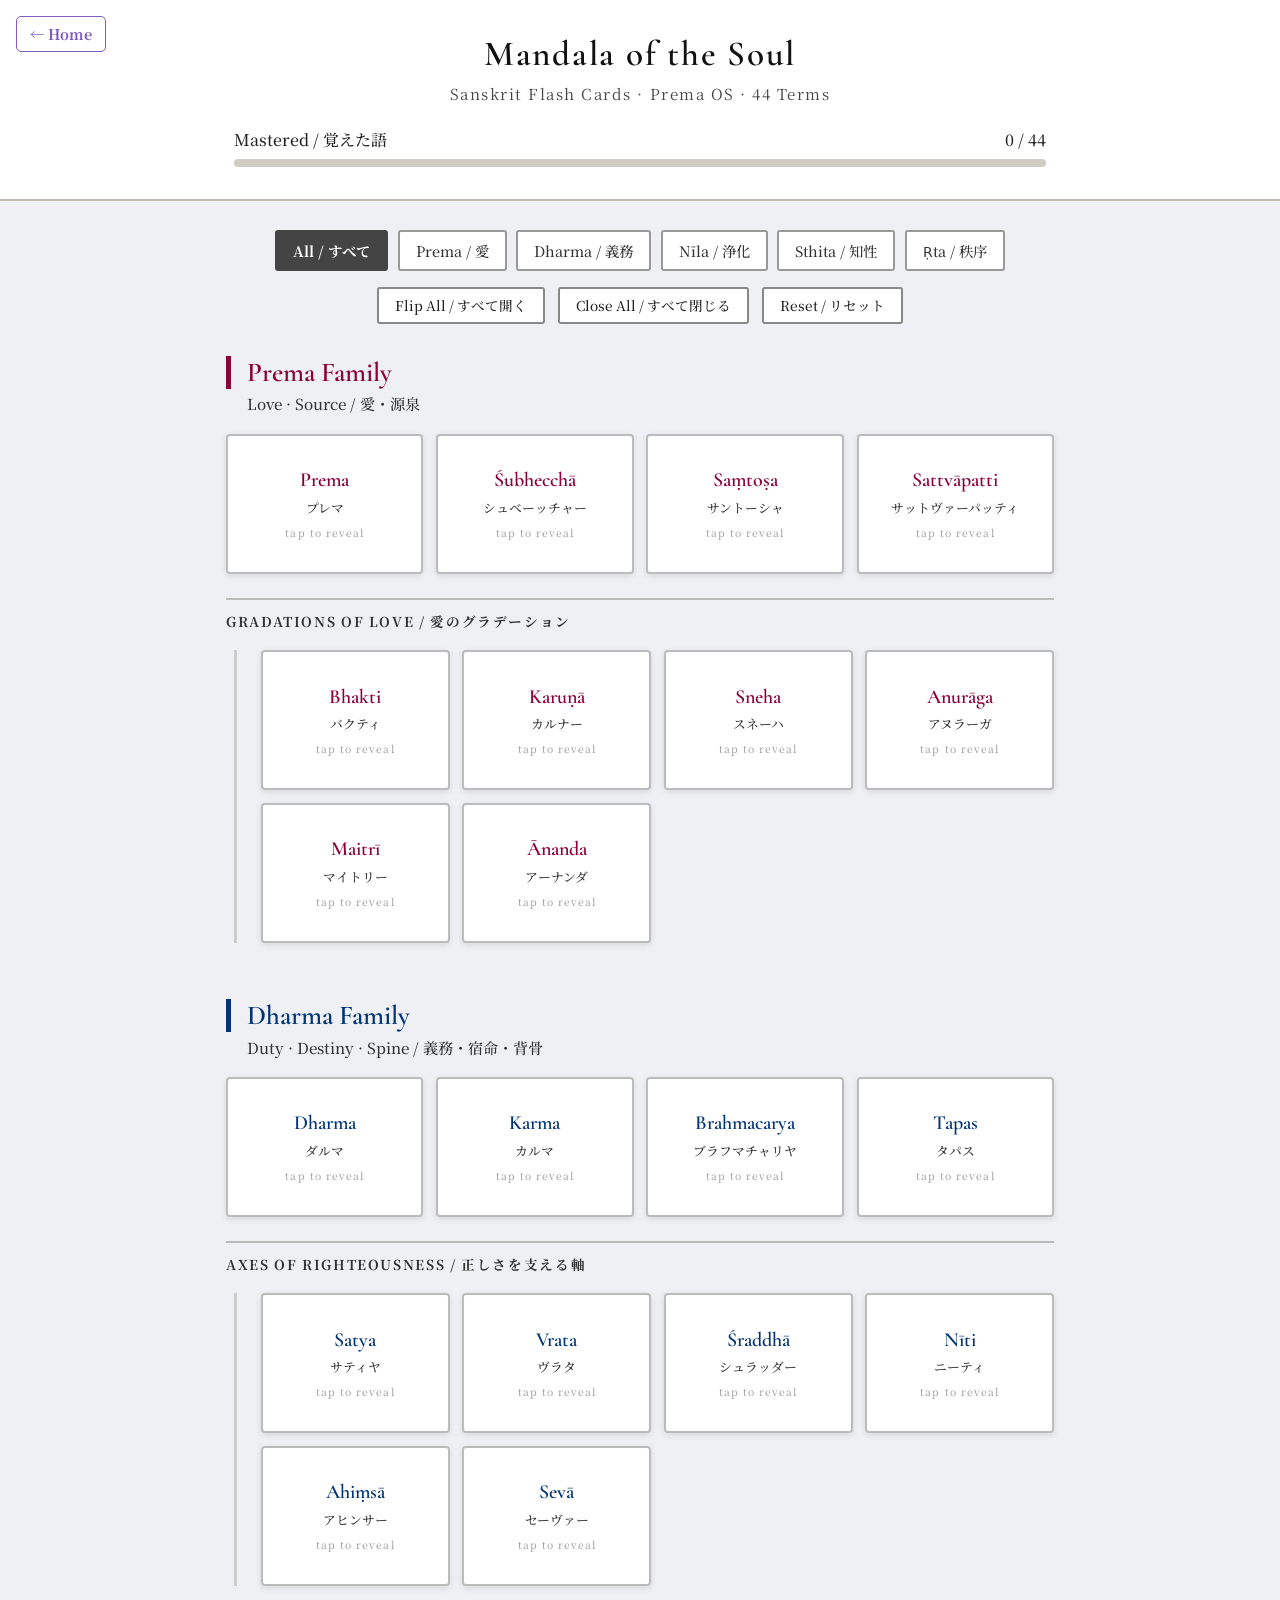
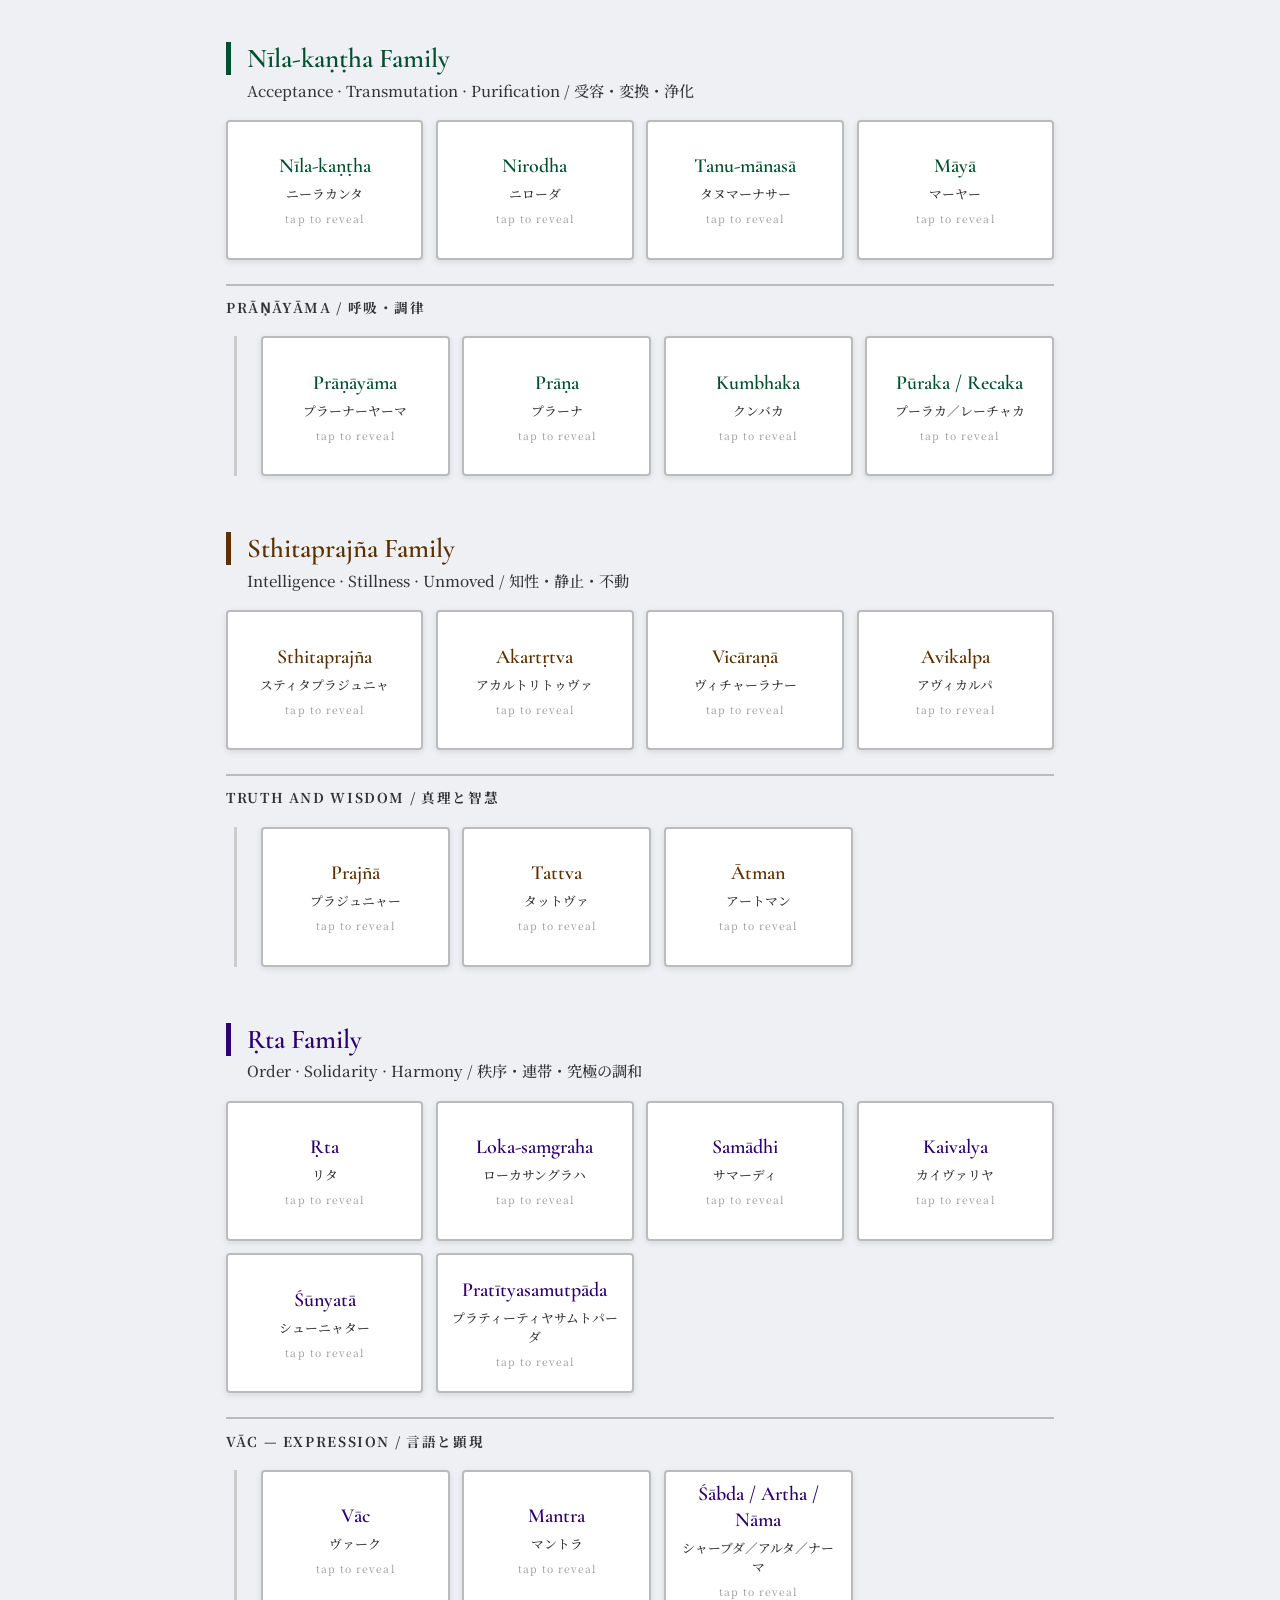
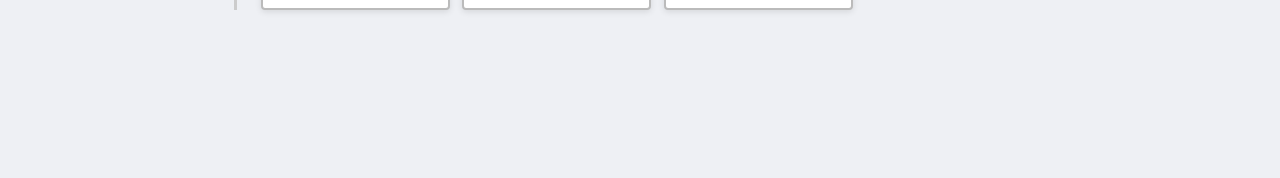
<file: mandara.html>
<!DOCTYPE html>
<html lang="en">
<head>
<meta charset="UTF-8">
<meta name="viewport" content="width=device-width, initial-scale=1.0">
<title>Sanskrit Mandala — Prema OS Flash Cards</title>
<style>
@import url('https://fonts.googleapis.com/css2?family=Cormorant+Garamond:ital,wght@0,400;0,600;1,400;1,600&family=Noto+Serif+JP:wght@400;500;700&display=swap');

:root {
  --bg: #eef0f4;
  --panel: #ffffff;
  --text: #111111;
  --muted: #444444;
  --border: #b0b8c4;
  --prem: #7c5cbf; /* Prema OS Theme Purple */

  --prema:  #8b0038;
  --dharma: #003478;
  --nila:   #005030;
  --sthita: #5c3000;
  --rta:    #2e006e;
}

* { margin:0; padding:0; box-sizing:border-box; }

body {
  background: var(--bg);
  color: var(--text);
  font-family: 'Noto Serif JP', serif;
  font-weight: 400;
  min-height: 100vh;
  padding-bottom: 5rem;
  font-size: 16px;
}

/* ── HEADER ── */
header {
  text-align: center;
  padding: 2rem 1.5rem;
  border-bottom: 2px solid #c0bab0;
  background: #fff;
  position: relative;
}
.back-link {
  position: absolute;
  top: 1rem;
  left: 1rem;
  text-decoration: none;
  color: var(--prem);
  font-weight: bold;
  font-size: 0.9rem;
  border: 1px solid var(--prem);
  padding: 0.4rem 0.8rem;
  border-radius: 5px;
  transition: all 0.3s;
}
.back-link:hover {
  background: var(--prem);
  color: #fff;
}
.site-title {
  font-family: 'Cormorant Garamond', serif;
  font-size: 2.2rem;
  font-weight: 600;
  color: #111;
  letter-spacing: 0.05em;
}
.site-sub {
  font-size: 0.95rem;
  color: #444;
  margin-top: 0.5rem;
  letter-spacing: 0.1em;
}

/* ── PROGRESS BAR ── */
.progress-wrap {
  max-width: 860px;
  margin: 1.5rem auto 0;
  padding: 0 1.5rem;
}
.progress-label {
  display: flex;
  justify-content: space-between;
  font-size: 1rem;
  font-weight: 500;
  color: #222;
  margin-bottom: 0.5rem;
}
.progress-bar {
  height: 8px;
  background: #d0ccc4;
  border-radius: 4px;
  overflow: hidden;
}
.progress-fill {
  height: 100%;
  background: var(--prem);
  border-radius: 4px;
  transition: width 0.4s ease;
  width: 0%;
}

/* ── TABS ── */
.tabs {
  display: flex;
  flex-wrap: wrap;
  gap: 0.6rem;
  justify-content: center;
  padding: 1.8rem 1rem 0;
  max-width: 860px;
  margin: 0 auto;
}
.tab {
  font-family: 'Noto Serif JP', serif;
  font-size: 0.9rem;
  font-weight: 500;
  padding: 0.5rem 1rem;
  border: 2px solid #999;
  background: #fff;
  color: #333;
  cursor: pointer;
  border-radius: 3px;
  transition: all 0.18s;
}
.tab:hover { background: #f0f0f0; border-color: #555; color: #111; }
.tab.active { color: #fff; font-weight: 700; }
.tab[data-family="all"].active    { background:#444;   border-color:#444; }
.tab[data-family="prema"].active  { background:var(--prema);  border-color:var(--prema); }
.tab[data-family="dharma"].active { background:var(--dharma); border-color:var(--dharma); }
.tab[data-family="nila"].active   { background:var(--nila);   border-color:var(--nila); }
.tab[data-family="sthita"].active { background:var(--sthita); border-color:var(--sthita); }
.tab[data-family="rta"].active    { background:var(--rta);    border-color:var(--rta); }

/* ── CONTROLS ── */
.controls {
  display: flex;
  gap: 0.8rem;
  justify-content: center;
  padding: 1rem 1rem 0;
  flex-wrap: wrap;
}
.ctrl-btn {
  font-family: 'Noto Serif JP', serif;
  font-size: 0.85rem;
  font-weight: 500;
  padding: 0.4rem 1rem;
  border: 2px solid #888;
  background: #fff;
  color: #222;
  cursor: pointer;
  border-radius: 3px;
  transition: all 0.18s;
}
.ctrl-btn:hover { background: #222; color: #fff; border-color: #222; }

/* ── MAIN ── */
main {
  max-width: 860px;
  margin: 0 auto;
  padding: 2rem 1rem;
}

/* ── FAMILY SECTION ── */
.family-section { margin-bottom: 3.5rem; }
.family-section[data-family="prema"]  { --fam-color: var(--prema); }
.family-section[data-family="dharma"] { --fam-color: var(--dharma); }
.family-section[data-family="nila"]   { --fam-color: var(--nila); }
.family-section[data-family="sthita"] { --fam-color: var(--sthita); }
.family-section[data-family="rta"]    { --fam-color: var(--rta); }

.family-title {
  font-family: 'Cormorant Garamond', serif;
  font-size: 1.7rem;
  font-weight: 600;
  color: var(--fam-color);
  border-left: 5px solid var(--fam-color);
  padding-left: 1rem;
  margin-bottom: 0.3rem;
}
.family-desc {
  font-size: 0.95rem;
  font-weight: 500;
  color: #333;
  padding-left: calc(1rem + 5px);
  margin-bottom: 1.2rem;
}

/* ── CLUSTER LABEL ── */
.cluster-label {
  font-size: 0.85rem;
  font-weight: 700;
  color: #333;
  letter-spacing: 0.12em;
  text-transform: uppercase;
  margin: 1.5rem 0 0.8rem;
  padding: 0.7rem 0 0.4rem;
  border-top: 2px solid #bbb;
}

/* ── CARDS GRID ── */
.cards-grid {
  display: grid;
  grid-template-columns: repeat(auto-fill, minmax(180px, 1fr));
  gap: 0.8rem;
}
.cards-grid.sub {
  padding-left: 1.5rem;
  border-left: 3px solid #ccc;
  margin-left: 0.5rem;
}

/* ── FLIP CARD ── */
.card-wrap {
  perspective: 900px;
  height: 140px;
  cursor: pointer;
}
.card-inner {
  position: relative;
  width: 100%;
  height: 100%;
  transform-style: preserve-3d;
  transition: transform 0.4s cubic-bezier(0.4, 0, 0.2, 1);
}
.card-wrap.flipped .card-inner { transform: rotateY(180deg); }

.card-face {
  position: absolute;
  inset: 0;
  backface-visibility: hidden;
  border: 2px solid #bbb;
  border-radius: 4px;
  display: flex;
  flex-direction: column;
  align-items: center;
  justify-content: center;
  padding: 0.8rem 0.7rem;
  text-align: center;
  background: #fff;
  box-shadow: 0 2px 6px rgba(0,0,0,0.1);
  transition: border-color 0.2s, box-shadow 0.2s;
}
.card-wrap:hover .card-face {
  border-color: #888;
  box-shadow: 0 4px 12px rgba(0,0,0,0.15);
}
.card-back {
  transform: rotateY(180deg);
  border-left: 5px solid var(--fam-color);
}

/* ── CARD TEXT ── */
.c-sanskrit {
  font-family: 'Cormorant Garamond', serif;
  font-style: normal;
  font-size: 1.25rem;
  font-weight: 600;
  color: var(--fam-color);
  line-height: 1.3;
}
.c-kana {
  font-size: 0.8rem;
  font-weight: 500;
  color: #333;
  margin-top: 0.3rem;
}
.c-hint {
  font-size: 0.65rem;
  color: #999;
  margin-top: 0.5rem;
  letter-spacing: 0.1em;
}
.c-jp {
  font-size: 0.95rem;
  font-weight: 700;
  color: #111;
  line-height: 1.4;
}
.c-en {
  font-family: 'Cormorant Garamond', serif;
  font-style: italic;
  font-size: 0.9rem;
  font-weight: 500;
  color: #111;
  margin-top: 0.2rem;
}

/* ── MASTERED ── */
.card-wrap.mastered .card-face {
  opacity: 0.35;
}
.master-btn {
  position: absolute;
  bottom: 0.4rem;
  right: 0.4rem;
  font-size: 0.7rem;
  font-weight: 600;
  font-family: 'Noto Serif JP', serif;
  background: transparent;
  border: 2px solid #bbb;
  color: #666;
  padding: 0.2rem 0.5rem;
  cursor: pointer;
  border-radius: 3px;
  transition: all 0.18s;
}
.master-btn:hover { background: var(--fam-color); color: #fff; border-color: var(--fam-color); }
.card-wrap.mastered .master-btn { background: var(--fam-color); color: #fff; border-color: var(--fam-color); }
</style>
</head>
<body>

<header>
  <a href="index.html" class="back-link">← Home</a>
  <div class="site-title">Mandala of the Soul</div>
  <div class="site-sub">Sanskrit Flash Cards · Prema OS · <span id="total-count">44</span> Terms</div>
  <div class="progress-wrap">
    <div class="progress-label">
      <span>Mastered / 覚えた語</span>
      <span id="prog-text">0 / 44</span>
    </div>
    <div class="progress-bar"><div class="progress-fill" id="prog-fill"></div></div>
  </div>
</header>

<div class="tabs">
  <button class="tab active" data-family="all">All / すべて</button>
  <button class="tab" data-family="prema">Prema / 愛</button>
  <button class="tab" data-family="dharma">Dharma / 義務</button>
  <button class="tab" data-family="nila">Nīla / 浄化</button>
  <button class="tab" data-family="sthita">Sthita / 知性</button>
  <button class="tab" data-family="rta">Ṛta / 秩序</button>
</div>

<div class="controls">
  <button class="ctrl-btn" id="btn-expand">Flip All / すべて開く</button>
  <button class="ctrl-btn" id="btn-collapse">Close All / すべて閉じる</button>
  <button class="ctrl-btn" id="btn-reset">Reset / リセット</button>
</div>

<main id="main-content"></main>

<script>
const DATA = [
  { family:'prema', familyLabel:'Prema Family', familyDesc:'Love · Source / 愛・源泉', cluster:'main',
    sanskrit:'Prema', kana:'プレマ', jp:'根源的愛', en:'Root Love' },
  { family:'prema', cluster:'main',
    sanskrit:'Śubhecchā', kana:'シュベーッチャー', jp:'善意', en:'Goodwill / Benevolence' },
  { family:'prema', cluster:'main',
    sanskrit:'Saṃtoṣa', kana:'サントーシャ', jp:'知足', en:'Contentment' },
  { family:'prema', cluster:'main',
    sanskrit:'Sattvāpatti', kana:'サットヴァーパッティ', jp:'純質への到達', en:'Attainment of Pure Quality' },
  { family:'prema', clusterLabel:'Gradations of Love / 愛のグラデーション', cluster:'sub',
    sanskrit:'Bhakti', kana:'バクティ', jp:'献身', en:'Devotion' },
  { family:'prema', cluster:'sub',
    sanskrit:'Karuṇā', kana:'カルナー', jp:'慈悲', en:'Compassion' },
  { family:'prema', cluster:'sub',
    sanskrit:'Sneha', kana:'スネーハ', jp:'親愛', en:'Affection' },
  { family:'prema', cluster:'sub',
    sanskrit:'Anurāga', kana:'アヌラーガ', jp:'愛着', en:'Attachment / Longing' },
  { family:'prema', cluster:'sub',
    sanskrit:'Maitrī', kana:'マイトリー', jp:'慈しみ', en:'Loving-kindness' },
  { family:'prema', cluster:'sub',
    sanskrit:'Ānanda', kana:'アーナンダ', jp:'至福', en:'Bliss' },

  { family:'dharma', familyLabel:'Dharma Family', familyDesc:'Duty · Destiny · Spine / 義務・宿命・背骨', cluster:'main',
    sanskrit:'Dharma', kana:'ダルマ', jp:'法・本分', en:'Law / Duty' },
  { family:'dharma', cluster:'main',
    sanskrit:'Karma', kana:'カルマ', jp:'行為・業', en:'Action / Deed' },
  { family:'dharma', cluster:'main',
    sanskrit:'Brahmacarya', kana:'ブラフマチャリヤ', jp:'梵行', en:'Brahmic Conduct' },
  { family:'dharma', cluster:'main',
    sanskrit:'Tapas', kana:'タパス', jp:'苦行・熱', en:'Austerity / Inner Heat' },
  { family:'dharma', clusterLabel:'Axes of Righteousness / 正しさを支える軸', cluster:'sub',
    sanskrit:'Satya', kana:'サティヤ', jp:'真実', en:'Truth' },
  { family:'dharma', cluster:'sub',
    sanskrit:'Vrata', kana:'ヴラタ', jp:'誓願', en:'Vow / Sacred Pledge' },
  { family:'dharma', cluster:'sub',
    sanskrit:'Śraddhā', kana:'シュラッダー', jp:'信頼・信', en:'Faith / Trust' },
  { family:'dharma', cluster:'sub',
    sanskrit:'Nīti', kana:'ニーティ', jp:'ニーティ（倫理）', en:'Ethics / Right Policy' },
  { family:'dharma', cluster:'sub',
    sanskrit:'Ahiṃsā', kana:'アヒンサー', jp:'非暴力', en:'Non-violence' },
  { family:'dharma', cluster:'sub',
    sanskrit:'Sevā', kana:'セーヴァー', jp:'奉仕', en:'Selfless Service' },

  { family:'nila', familyLabel:'Nīla-kaṇṭha Family', familyDesc:'Acceptance · Transmutation · Purification / 受容・変換・浄化', cluster:'main',
    sanskrit:'Nīla-kaṇṭha', kana:'ニーラカンタ', jp:'毒の受容と変換', en:'Transmutation' },
  { family:'nila', cluster:'main',
    sanskrit:'Nirodha', kana:'ニローダ', jp:'止滅', en:'Cessation / Restraint' },
  { family:'nila', cluster:'main',
    sanskrit:'Tanu-mānasā', kana:'タヌマーナサー', jp:'微細化', en:'Subtilization of Mind' },
  { family:'nila', cluster:'main',
    sanskrit:'Māyā', kana:'マーヤー', jp:'生命の躍動・生成変化', en:'Creative Power' },
  { family:'nila', clusterLabel:'Prāṇāyāma / 呼吸・調律', cluster:'sub',
    sanskrit:'Prāṇāyāma', kana:'プラーナーヤーマ', jp:'呼吸・調律', en:'Breath Control' },
  { family:'nila', cluster:'sub',
    sanskrit:'Prāṇa', kana:'プラーナ', jp:'生命力', en:'Life Force' },
  { family:'nila', cluster:'sub',
    sanskrit:'Kumbhaka', kana:'クンバカ', jp:'保息', en:'Breath Retention' },
  { family:'nila', cluster:'sub',
    sanskrit:'Pūraka / Recaka', kana:'プーラカ／レーチャカ', jp:'吸気・呼気', en:'Inhalation / Exhalation' },

  { family:'sthita', familyLabel:'Sthitaprajña Family', familyDesc:'Intelligence · Stillness · Unmoved / 知性・静止・不動', cluster:'main',
    sanskrit:'Sthitaprajña', kana:'スティタプラジュニャ', jp:'確立された知性', en:'Steady Wisdom' },
  { family:'sthita', cluster:'main',
    sanskrit:'Akartṛtva', kana:'アカルトリトゥヴァ', jp:'非行為', en:'Non-doership' },
  { family:'sthita', cluster:'main',
    sanskrit:'Vicāraṇā', kana:'ヴィチャーラナー', jp:'探求', en:'Inquiry / Discernment' },
  { family:'sthita', cluster:'main',
    sanskrit:'Avikalpa', kana:'アヴィカルパ', jp:'無分別', en:'Non-conceptual Awareness' },
  { family:'sthita', clusterLabel:'Truth and Wisdom / 真理と智慧', cluster:'sub',
    sanskrit:'Prajñā', kana:'プラジュニャー', jp:'最高の智慧', en:'Supreme Wisdom' },
  { family:'sthita', cluster:'sub',
    sanskrit:'Tattva', kana:'タットヴァ', jp:'原理', en:'Principle / Reality' },
  { family:'sthita', cluster:'sub',
    sanskrit:'Ātman', kana:'アートマン', jp:'自己', en:'Self / Soul' },

  { family:'rta', familyLabel:'Ṛta Family', familyDesc:'Order · Solidarity · Harmony / 秩序・連帯・究極の調和', cluster:'main',
    sanskrit:'Ṛta', kana:'リタ', jp:'宇宙の秩序', en:'Cosmic Order' },
  { family:'rta', cluster:'main',
    sanskrit:'Loka-saṃgraha', kana:'ローカサングラハ', jp:'世界の保持', en:'Welfare of the World' },
  { family:'rta', cluster:'main',
    sanskrit:'Samādhi', kana:'サマーディ', jp:'三昧', en:'Meditative Absorption' },
  { family:'rta', cluster:'main',
    sanskrit:'Kaivalya', kana:'カイヴァリヤ', jp:'独存', en:'Liberation' },
  { family:'rta', cluster:'main',
    sanskrit:'Śūnyatā', kana:'シューニャター', jp:'空', en:'Emptiness / Void' },
  { family:'rta', cluster:'main',
    sanskrit:'Pratītyasamutpāda', kana:'プラティーティヤサムトパーダ', jp:'縁起', en:'Dependent Origination' },
  { family:'rta', clusterLabel:'Vāc — Expression / 言語と顕現', cluster:'sub',
    sanskrit:'Vāc', kana:'ヴァーク', jp:'創造的言語力', en:'Creative Speech' },
  { family:'rta', cluster:'sub',
    sanskrit:'Mantra', kana:'マントラ', jp:'マントラ', en:'Sacred Vibration' },
  { family:'rta', cluster:'sub',
    sanskrit:'Śābda / Artha / Nāma', kana:'シャーブダ／アルタ／ナーマ', jp:'音・意味・名', en:'Sound / Meaning / Name' },
];

const FAMILIES = ['prema','dharma','nila','sthita','rta'];
const TOTAL = DATA.length;
let mastered = new Set();
let currentFilter = 'all';

function buildUI() {
  const main = document.getElementById('main-content');
  main.innerHTML = '';
  document.getElementById('total-count').textContent = TOTAL;

  FAMILIES.forEach(fam => {
    const items = DATA.filter(d => d.family === fam);
    if (!items.length) return;
    if (currentFilter !== 'all' && currentFilter !== fam) return;

    const section = document.createElement('div');
    section.className = 'family-section';
    section.dataset.family = fam;

    const title = document.createElement('div');
    title.className = 'family-title';
    title.textContent = items.find(i => i.familyLabel)?.familyLabel || fam;
    const desc = document.createElement('div');
    desc.className = 'family-desc';
    desc.textContent = items.find(i => i.familyDesc)?.familyDesc || '';
    section.appendChild(title);
    section.appendChild(desc);

    const mainItems = items.filter(i => i.cluster === 'main');
    const mainGrid = document.createElement('div');
    mainGrid.className = 'cards-grid';
    mainItems.forEach(item => mainGrid.appendChild(makeCard(item, fam)));
    section.appendChild(mainGrid);

    const subItems = items.filter(i => i.cluster === 'sub');
    if (subItems.length) {
      const clusterLabelText = subItems.find(i => i.clusterLabel)?.clusterLabel || 'Sub-cluster';
      const lbl = document.createElement('div');
      lbl.className = 'cluster-label';
      lbl.textContent = clusterLabelText;
      section.appendChild(lbl);
      const subGrid = document.createElement('div');
      subGrid.className = 'cards-grid sub';
      subItems.forEach(item => subGrid.appendChild(makeCard(item, fam)));
      section.appendChild(subGrid);
    }
    main.appendChild(section);
  });
}

function makeCard(item, fam) {
  const wrap = document.createElement('div');
  wrap.className = 'card-wrap' + (mastered.has(item.sanskrit) ? ' mastered' : '');
  wrap.dataset.sanskrit = item.sanskrit;
  wrap.innerHTML = `
    <div class="card-inner">
      <div class="card-face card-front">
        <div class="c-sanskrit">${item.sanskrit}</div>
        <div class="c-kana">${item.kana}</div>
        <div class="c-hint">tap to reveal</div>
      </div>
      <div class="card-face card-back">
        <div class="c-jp">${item.jp}</div>
        <div class="c-en">${item.en}</div>
        <button class="master-btn" data-sanskrit="${item.sanskrit}">
          ${mastered.has(item.sanskrit) ? '✓ Learned' : 'Mastered'}
        </button>
      </div>
    </div>`;

  wrap.addEventListener('click', (e) => {
    if (e.target.classList.contains('master-btn')) return;
    wrap.classList.toggle('flipped');
  });

  wrap.querySelector('.master-btn').addEventListener('click', (e) => {
    e.stopPropagation();
    const s = item.sanskrit;
    if (mastered.has(s)) mastered.delete(s);
    else mastered.add(s);
    wrap.classList.toggle('mastered', mastered.has(s));
    wrap.querySelector('.master-btn').textContent = mastered.has(s) ? '✓ Learned' : 'Mastered';
    updateProgress();
  });
  return wrap;
}

function updateProgress() {
  const n = mastered.size;
  document.getElementById('prog-text').textContent = `${n} / ${TOTAL}`;
  document.getElementById('prog-fill').style.width = `${(n/TOTAL)*100}%`;
}

document.querySelectorAll('.tab').forEach(tab => {
  tab.addEventListener('click', () => {
    document.querySelectorAll('.tab').forEach(t => t.classList.remove('active'));
    tab.classList.add('active');
    currentFilter = tab.dataset.family;
    buildUI();
  });
});

document.getElementById('btn-expand').addEventListener('click', () => {
  document.querySelectorAll('.card-wrap').forEach(c => c.classList.add('flipped'));
});
document.getElementById('btn-collapse').addEventListener('click', () => {
  document.querySelectorAll('.card-wrap').forEach(c => c.classList.remove('flipped'));
});
document.getElementById('btn-reset').addEventListener('click', () => {
  mastered.clear();
  document.querySelectorAll('.card-wrap').forEach(c => {
    c.classList.remove('mastered');
    c.querySelector('.master-btn').textContent = 'Mastered';
  });
  updateProgress();
});

buildUI();
updateProgress();
</script>
</body>
</html>
</file>
